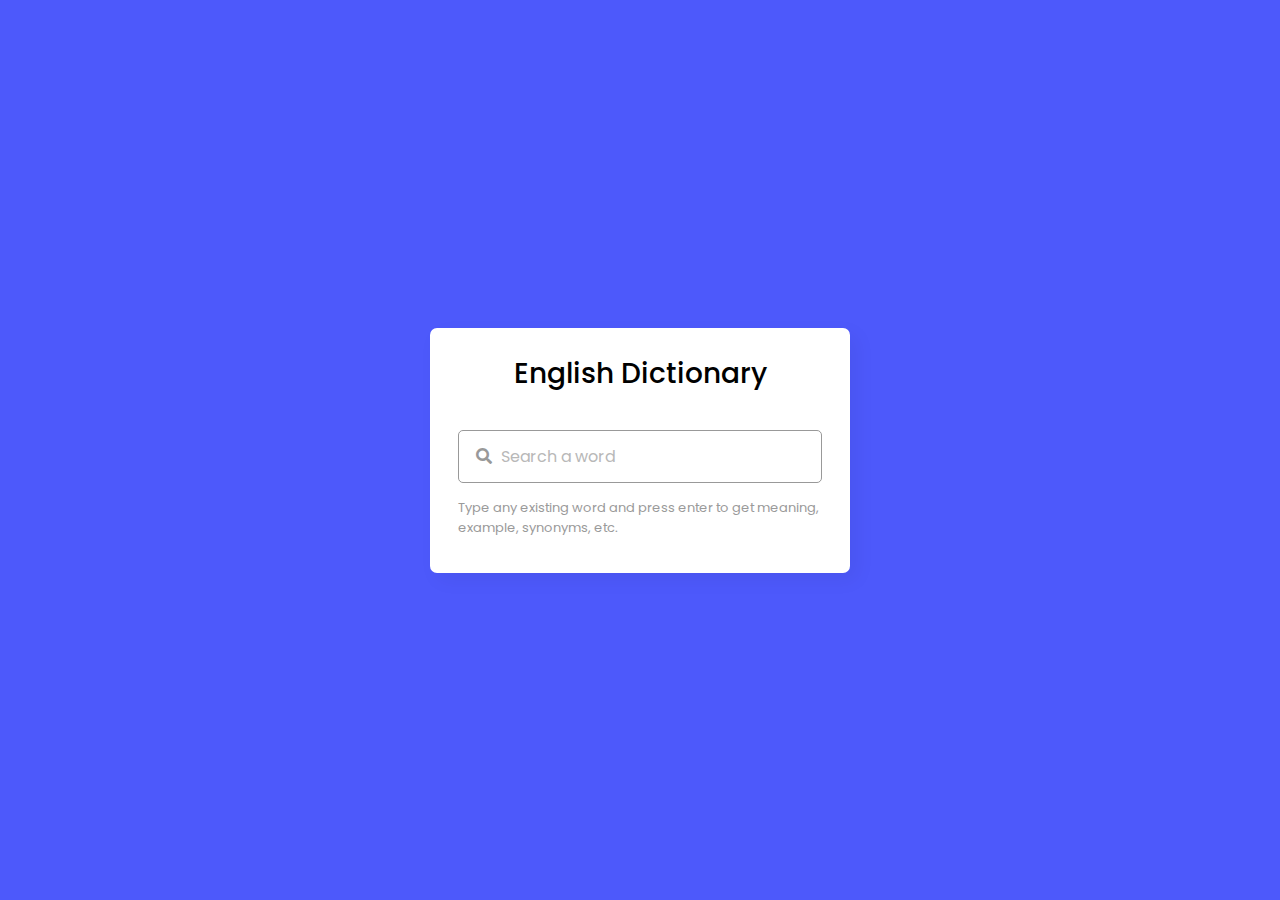
<file: Dictionay_App_By_Trax/index.html>
<!DOCTYPE html>
<html lang="en-US">
  <head>
    <meta charset="utf-8">  
    <title>Dictionary App in JavaScript</title>
    <link rel="stylesheet" href="styles.css">
    <meta name="viewport" content="width=device-width, initial-scale=1.0">
    <!-- CDN Link for Icons -->
    <link rel="stylesheet" href="https://fonts.googleapis.com/icon?family=Material+Icons">
    <link rel="stylesheet" href="https://cdnjs.cloudflare.com/ajax/libs/font-awesome/5.15.3/css/all.min.css"/>
  </head>
  <body>
    <div class="wrapper">
      <header>English Dictionary</header>
      <div class="search">
        <input type="text" placeholder="Search a word" required spellcheck="false">
        <i class="fas fa-search"></i>
        <span class="material-icons">close</span>
      </div>
      <p class="info-text">Type any existing word and press enter to get meaning, example, synonyms, etc.</p>
      <ul>
        <li class="word">
          <div class="details">
            <p>__</p>
            <span>_ _</span>
          </div>
          <i class="fas fa-volume-up"></i>
        </li>
        <div class="content">
          <li class="meaning">
            <div class="details">
              <p>Meaning</p>
              <span>___</span>
            </div>
          </li>
          <li class="example">
            <div class="details">
              <p>Example</p>
              <span>___</span>
            </div>
          </li>
          <li class="synonyms">
            <div class="details">
              <p>Synonyms</p>
              <div class="list"></div>
            </div>
          </li>
        </div>
      </ul>
    </div>

    <script src="script.js"></script>

  </body>
</html>
</file>
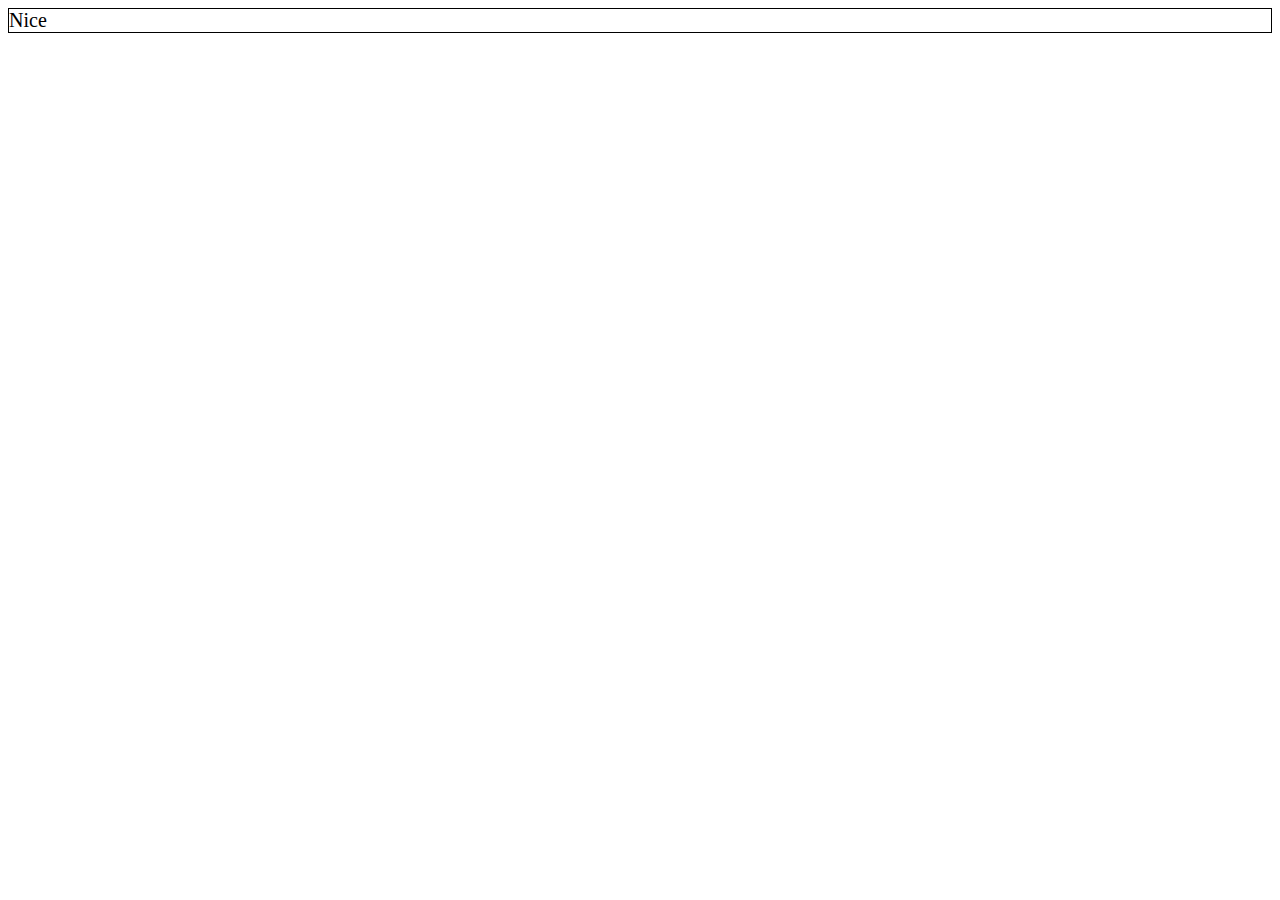
<file: Ramyak_Trax/index.html>
<!DOCTYPE html>
<html lang="en">
  <head>
    <meta charset="UTF-8">

    <meta http-equiv="X-UA-Compatible" content="IE=edge">

    <meta name="viewport" content="width=device-width, initial-scale=1">


    <!-- Bootstrap CSS -->
    <link href="https://cdn.jsdelivr.net/npm/bootstrap@5.1.2/dist/css/bootstrap.min.css" rel="stylesheet" integrity="sha384-uWxY/CJNBR+1zjPWmfnSnVxwRheevXITnMqoEIeG1LJrdI0GlVs/9cVSyPYXdcSF" crossorigin="anonymous">
    <!--  -->


    <!-- User Script -->
    <link rel="stylesheet" href="styles.css">
    <!--  -->


    <title>Bootstrap Practice for hacktoberfest</title>

  </head>
  <body>
    <main class="container">
      Nice
    </main>
  </body>
</html>
</file>
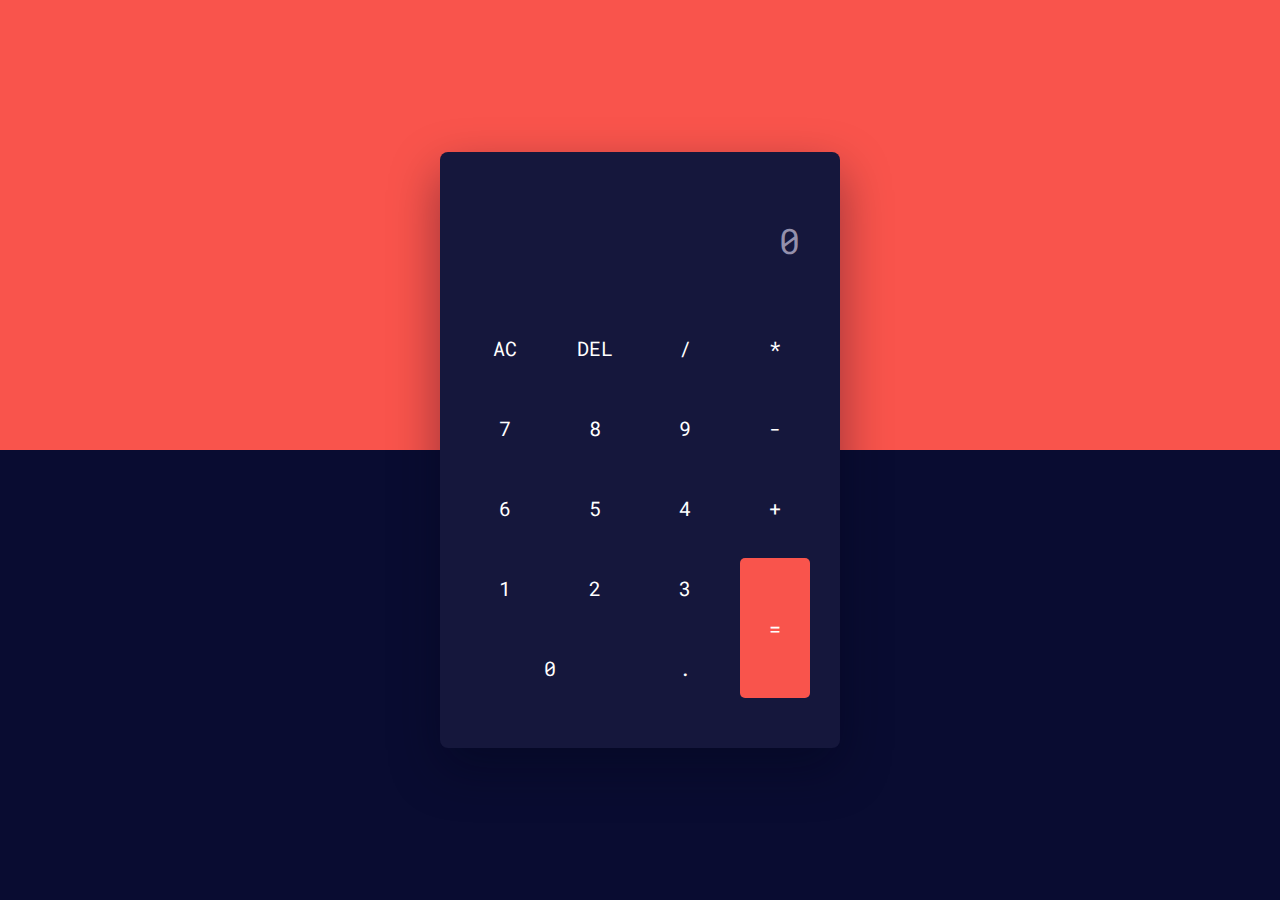
<file: Ramyak_Trax_CalculatorApp/index.html>
<!DOCTYPE html>
<html lang="en">
  <head>
    <meta charset="UTF-8">
    <meta http-equiv="X-UA-Compatible" content="IE=edge">
    <meta name="viewport" content="width=device-width, initial-scale=1.0">
    <title>Calculator using HTML, CSS and JS</title>
        <!-- Google Font -->
        <link
        href="https://fonts.googleapis.com/css2?family=Roboto+Mono:wght@500&display=swap" rel="stylesheet"/>
        <!--  -->
        <!-- Stylesheet -->
        <link rel="stylesheet" href="styles.css">
  </head>

  <body>
      <div class="calculator">
      <div class="display">
        <input type="text" placeholder="0" id="input" disabled />
      </div>
      <div class="buttons">
        <!-- Full Erase -->
        <input type="button" value="AC" id="clear" />
        <!-- Erase Single Value -->
        <input type="button" value="DEL" id="erase" />
        <input type="button" value="/" class="input-button" />
        <input type="button" value="*" class="input-button" />

        <input type="button" value="7" class="input-button" />
        <input type="button" value="8" class="input-button" />
        <input type="button" value="9" class="input-button" />
        <input type="button" value="-" class="input-button" />

        <input type="button" value="6" class="input-button" />
        <input type="button" value="5" class="input-button" />
        <input type="button" value="4" class="input-button" />
        <input type="button" value="+" class="input-button" />

        <input type="button" value="1" class="input-button" />
        <input type="button" value="2" class="input-button" />
        <input type="button" value="3" class="input-button" />

        <input type="button" value="=" id="equal" />
        <input type="button" value="0" class="input-button" />
        <input type="button" value="." class="input-button" />
      </div>
    </div>
    <!-- Script -->
    <script src="script.js"></script>
  </body>
</html>
</file>
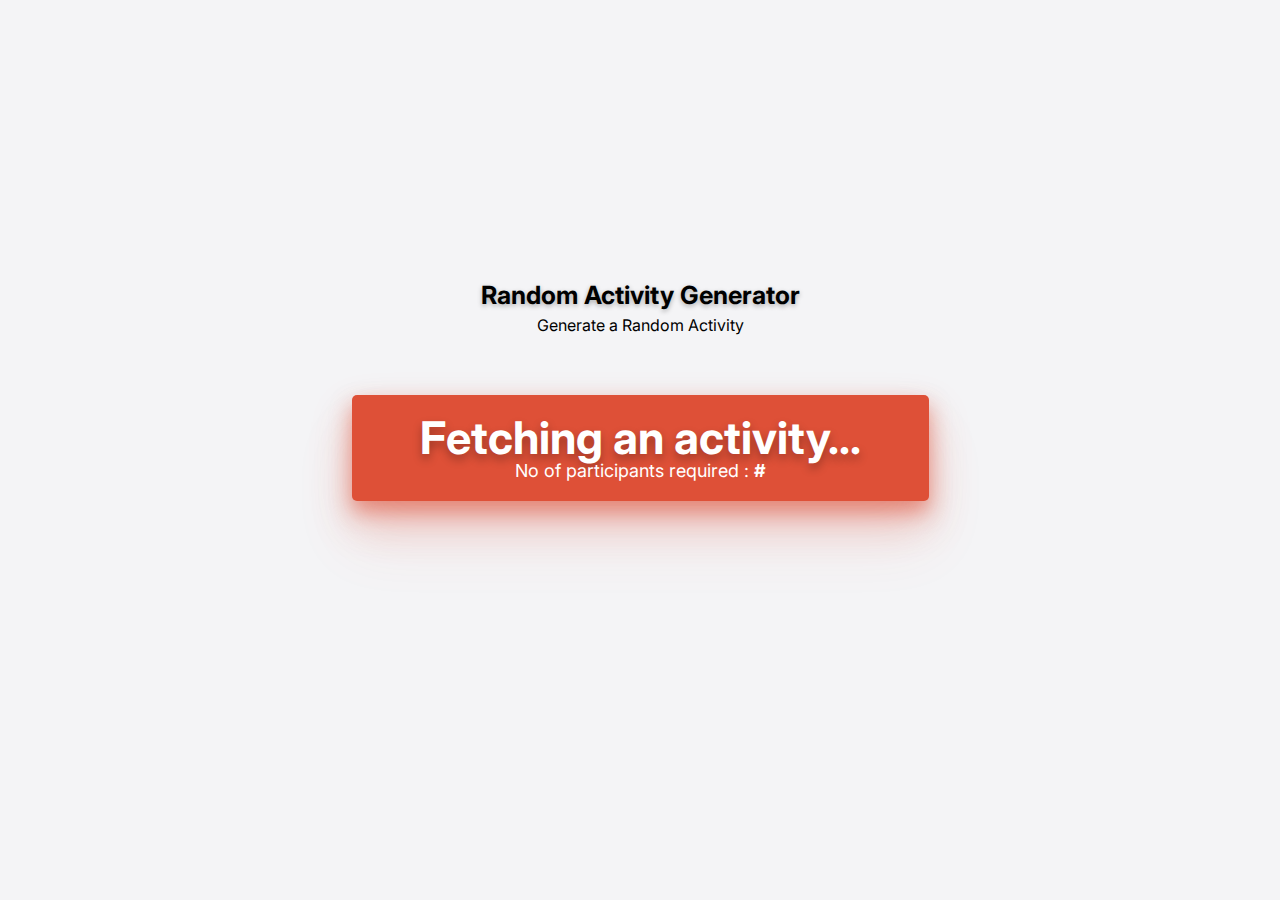
<file: RandomActivityGenerator/index.html>
<!DOCTYPE html>
<html lang="en">

<head>
    <meta charset="UTF-8">
    <meta http-equiv="X-UA-Compatible" content="IE=edge">
    <meta name="viewport" content="width=device-width, initial-scale=1.0">
    <title>Random Activity Generator</title>
    <link rel="preconnect" href="https://fonts.googleapis.com">
    <link rel="preconnect" href="https://fonts.gstatic.com" crossorigin>
    <link href="https://fonts.googleapis.com/css2?family=Inter:wght@300;700&display=swap" rel="stylesheet">

    <link rel="stylesheet" href="./css/main.css">
</head>

<body>

    <header>
        <h1>Random Activity Generator</h1>
        <p>Generate a Random Activity </p>
    </header>
    <main>
        <div class="card">
            <h1 id="activity">Fetching an activity...</h1>
            <p>No of participants required : <span id="peopleCount">#</span> </p>
        </div>
    </main>

    <script src="./js/app.js"></script>
</body>

</html>
</file>
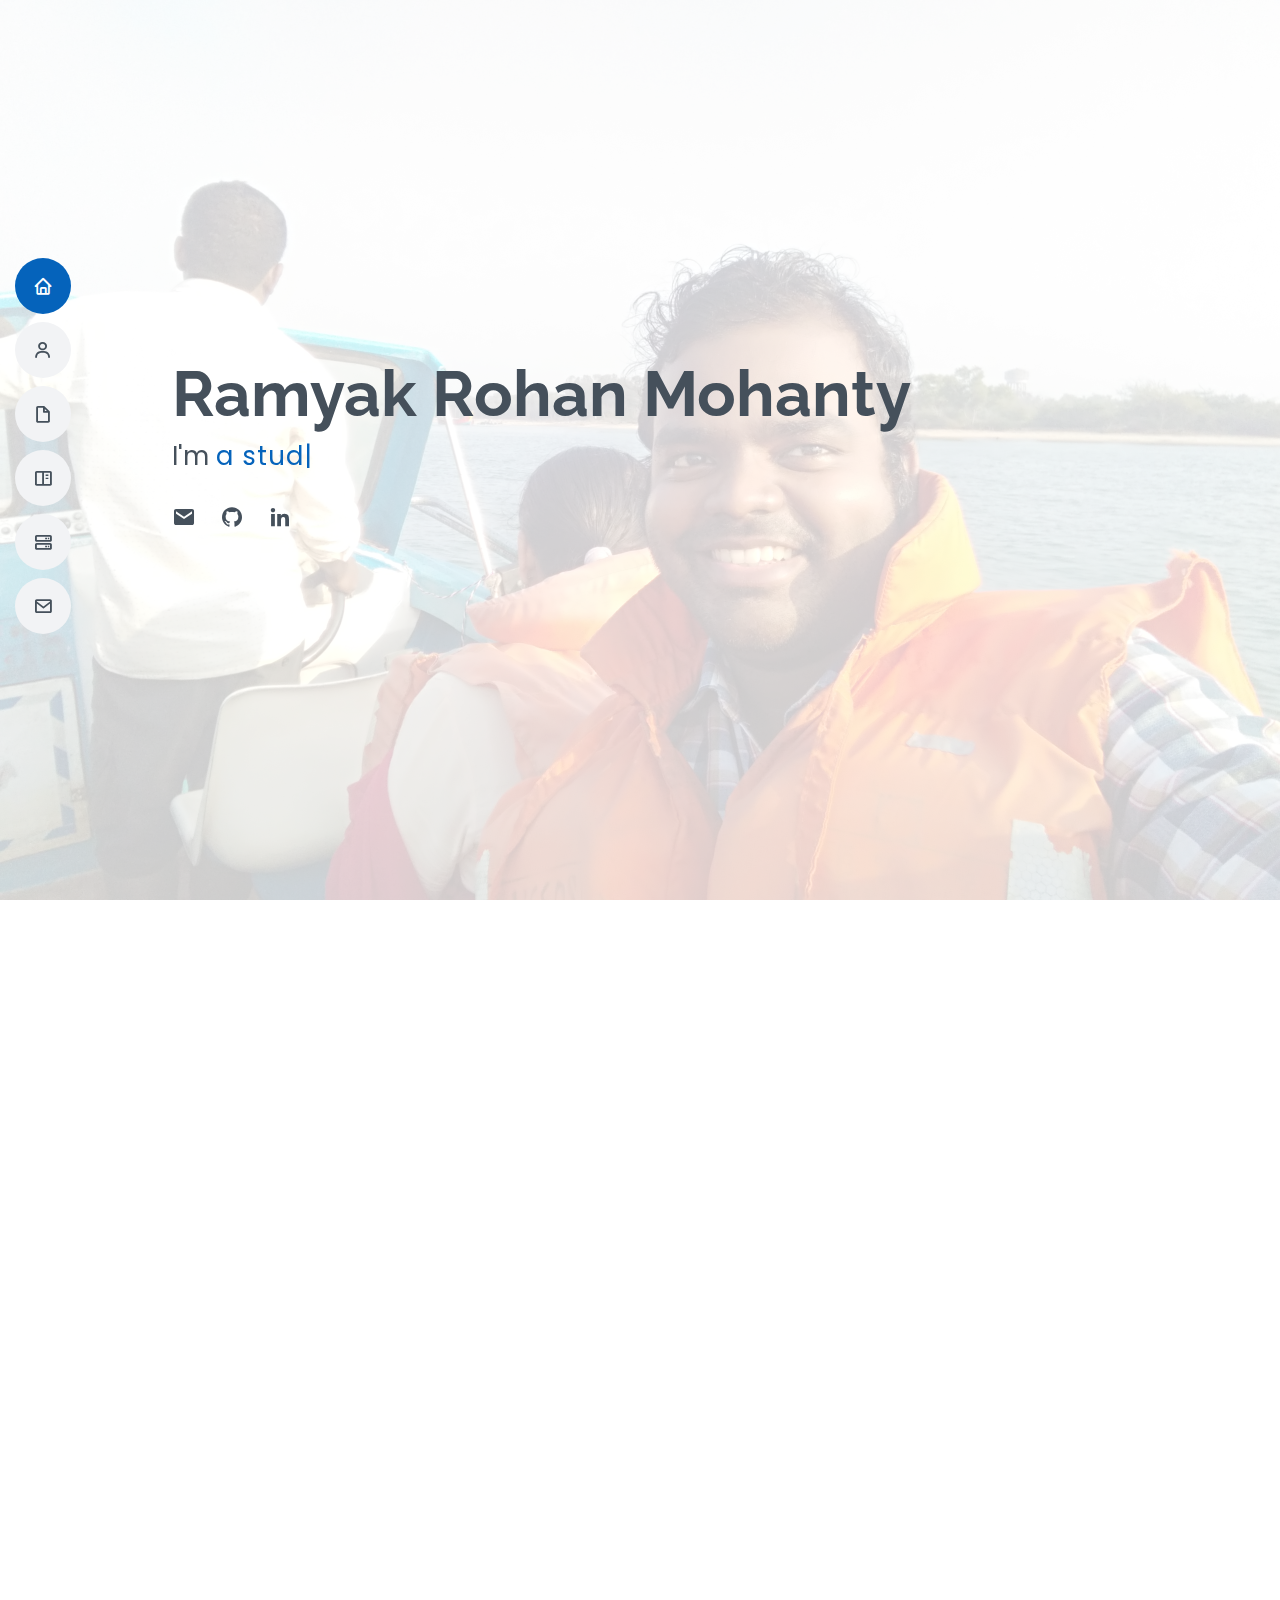
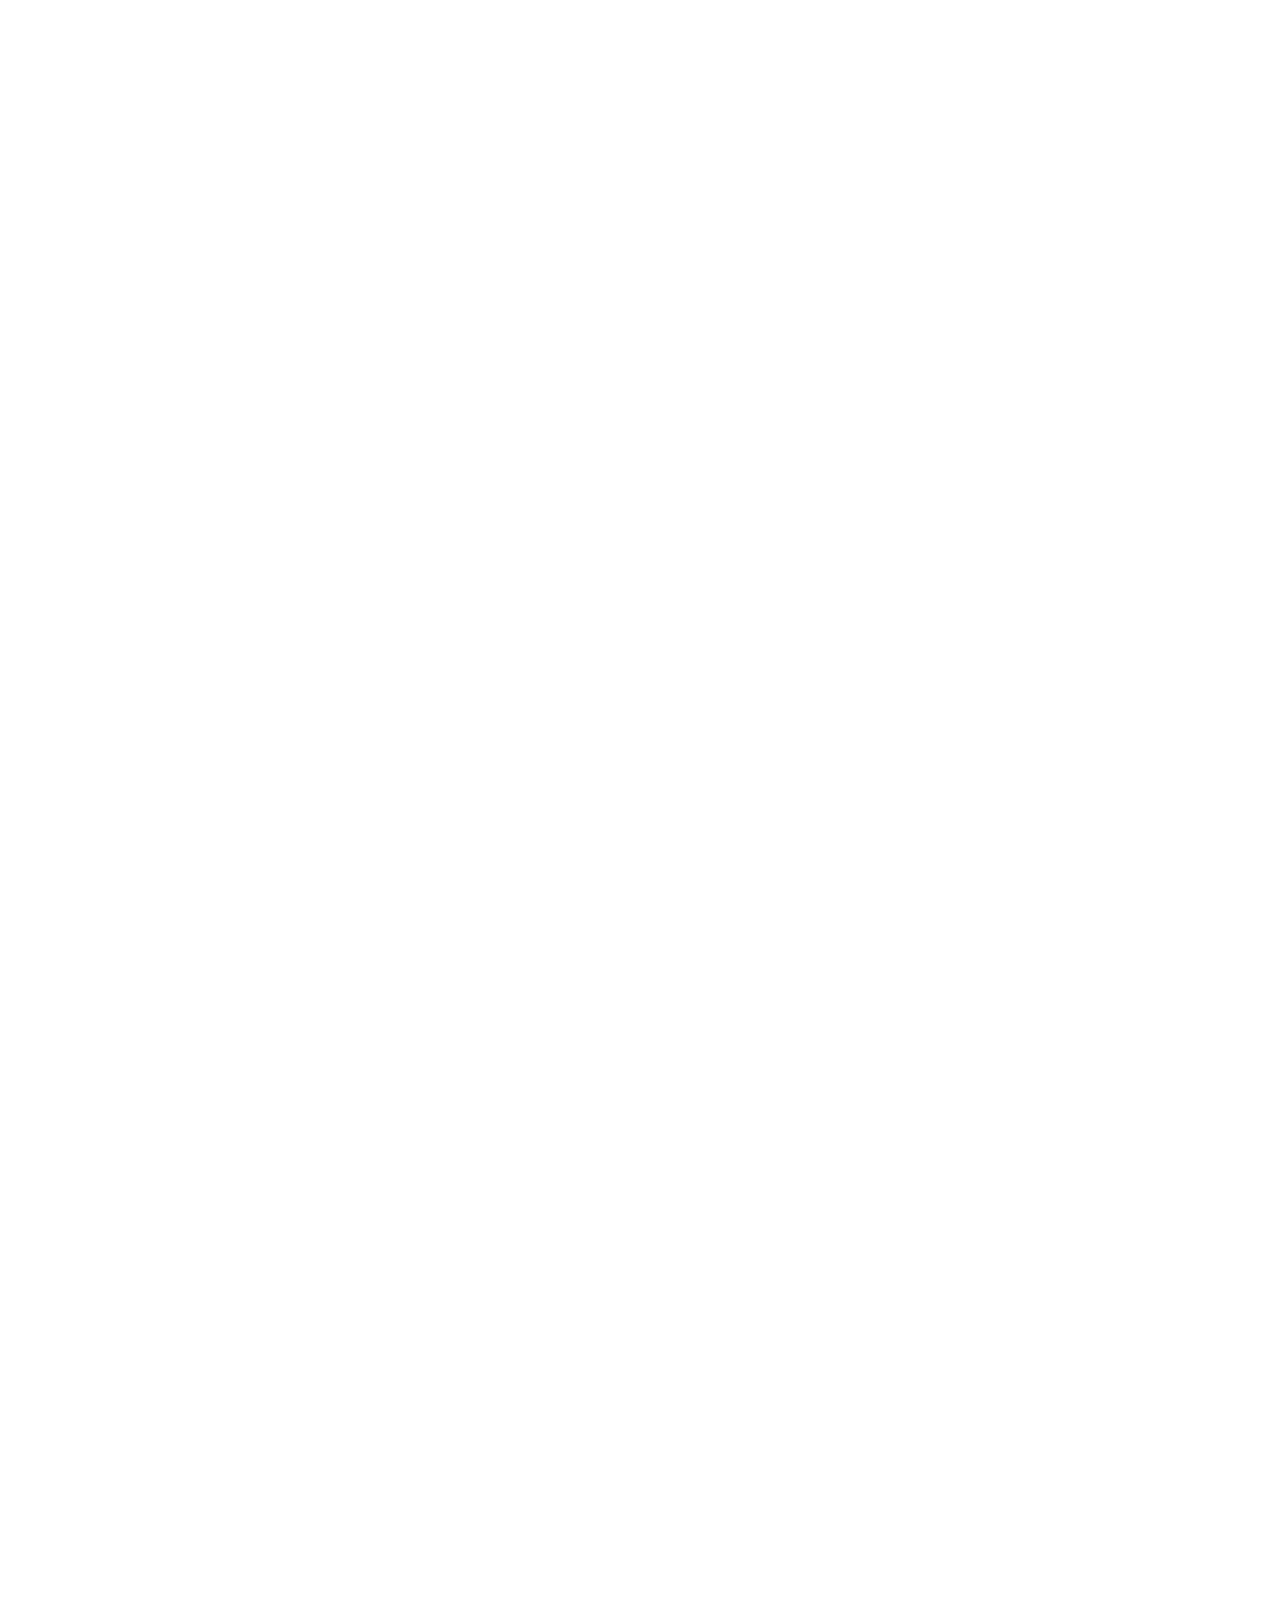
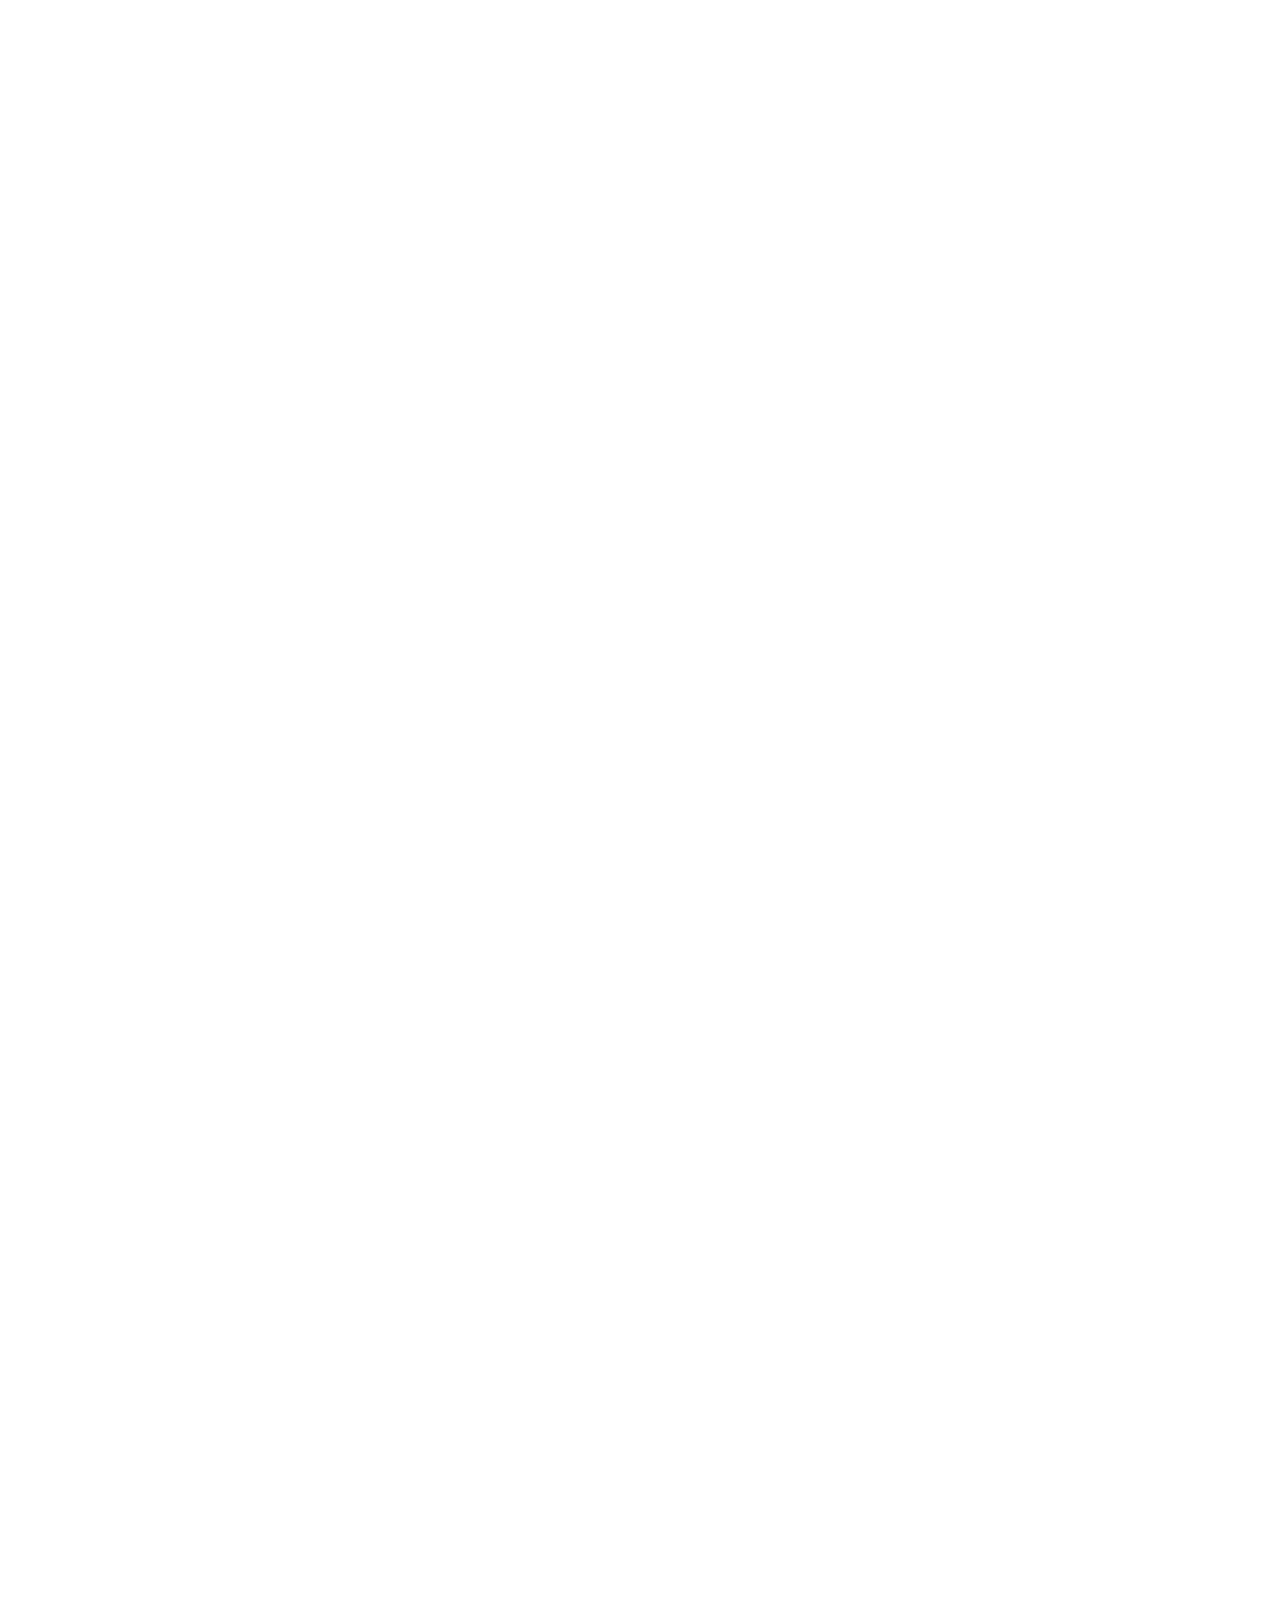
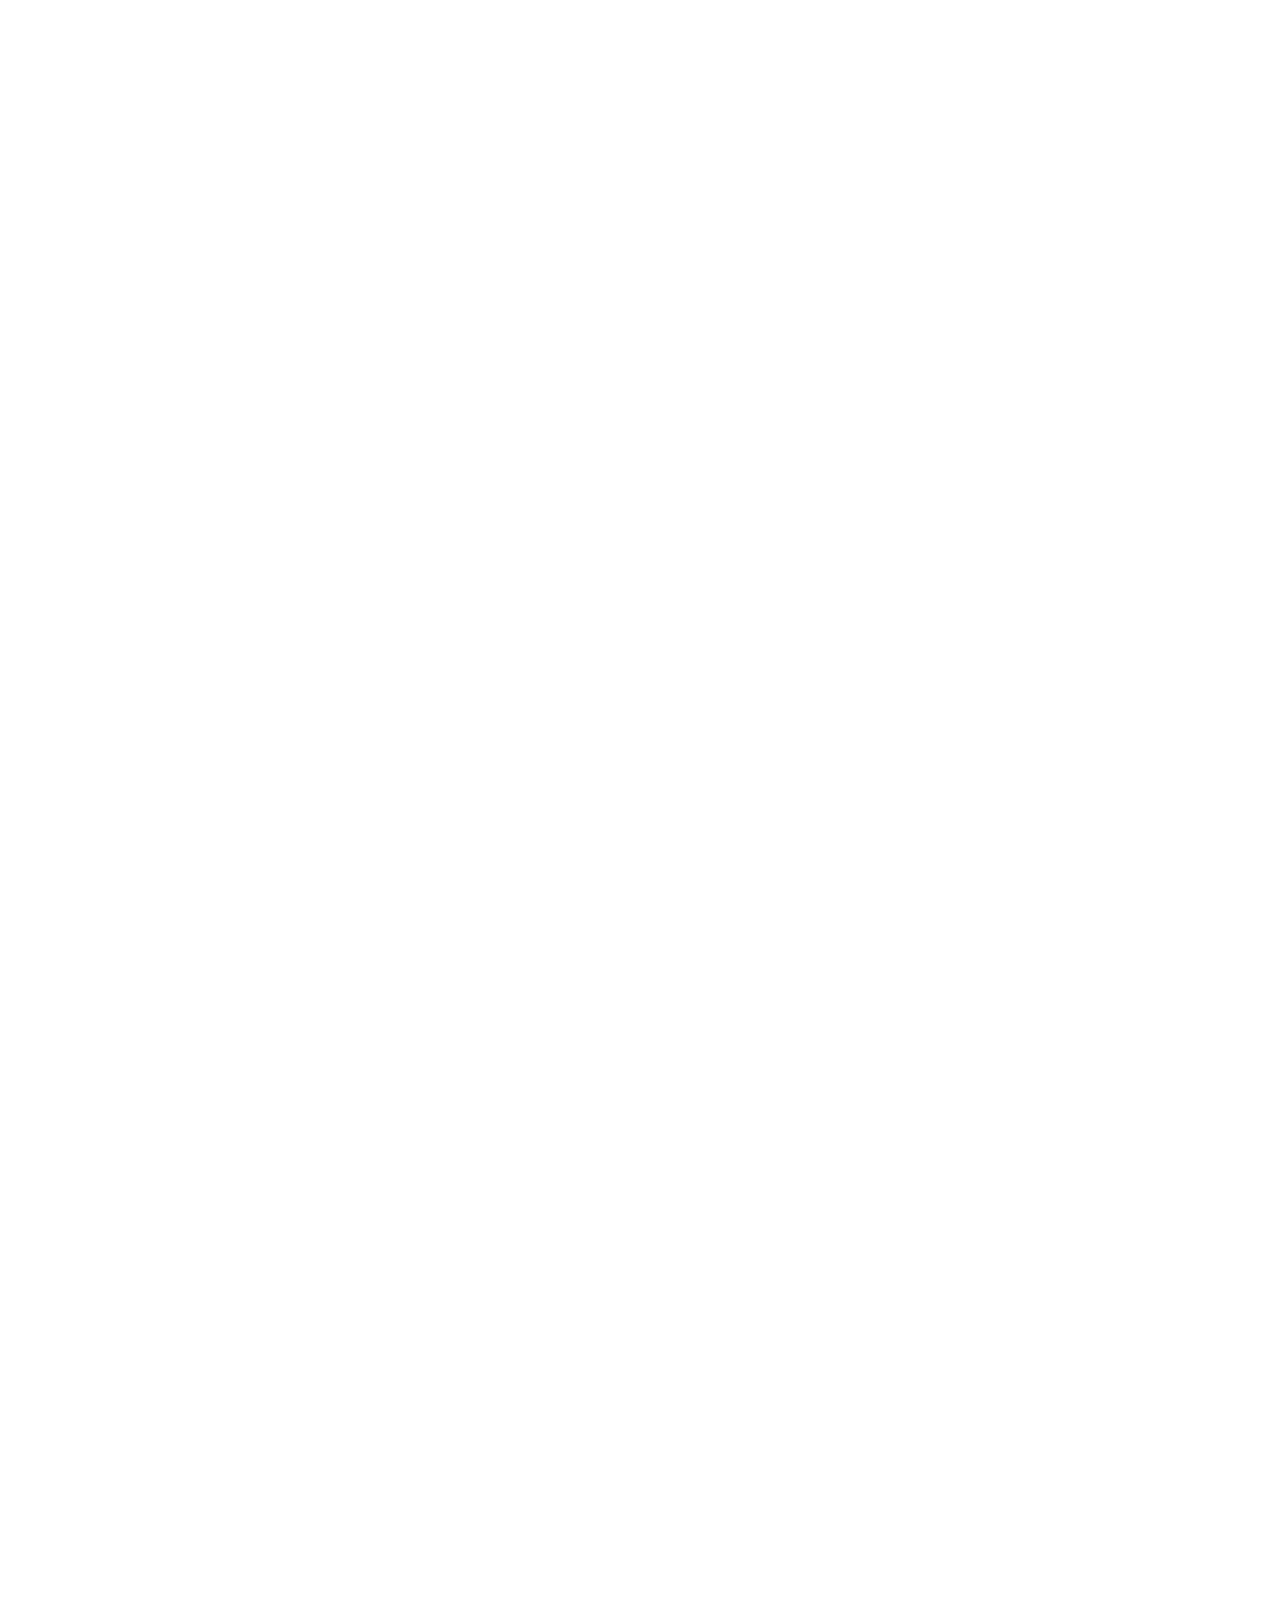
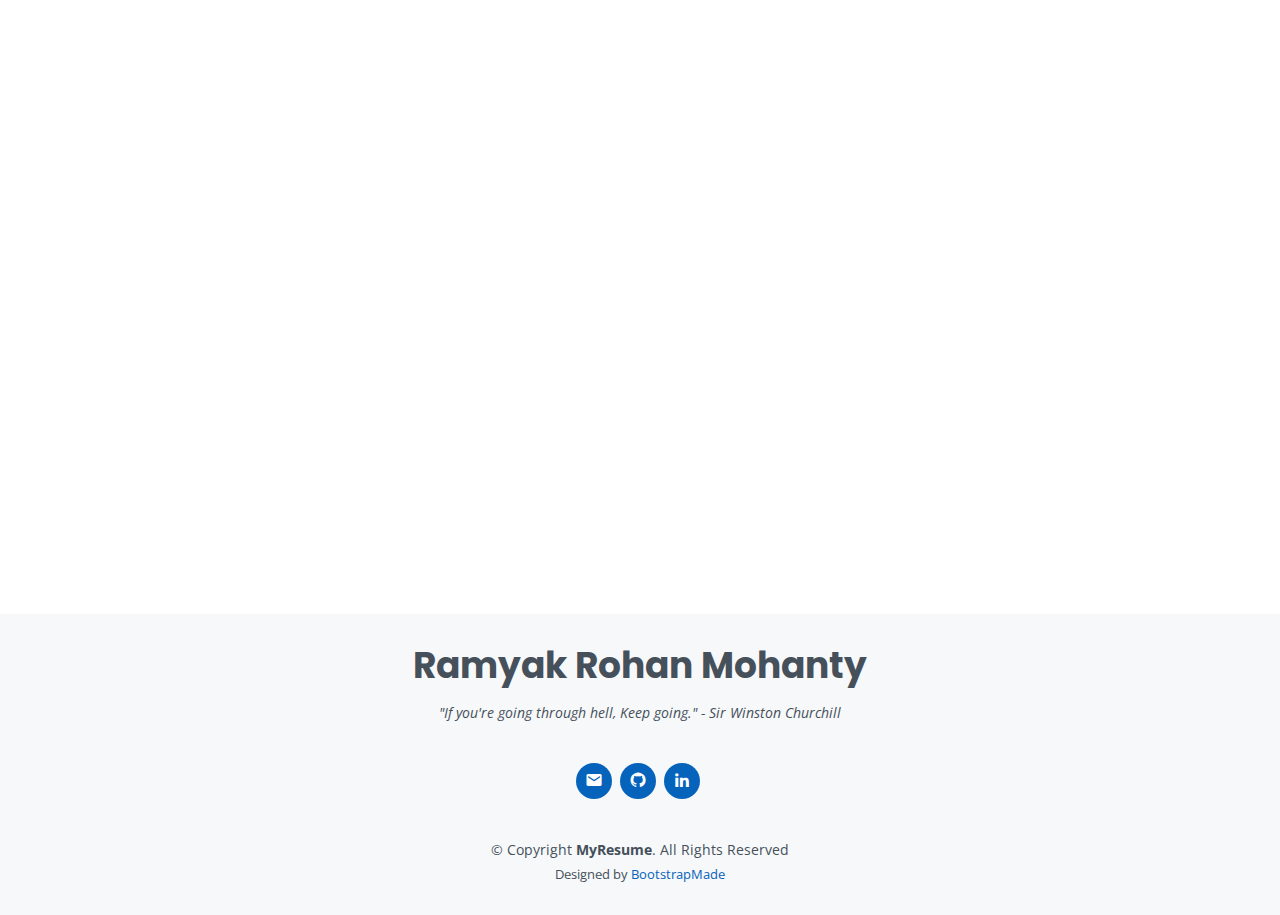
<file: Resume of Trax/index.html>
<!DOCTYPE html>
<html lang="en">

<head>
  <meta charset="utf-8">
  <meta content="width=device-width, initial-scale=1.0" name="viewport">

  <title>Ramyak's Resume</title>
  <meta content="" name="description">
  <meta content="" name="keywords">

  <!-- Favicons -->
  <link href="assets/img/favicon.png" rel="icon">
  <link href="assets/img/apple-touch-icon.png" rel="apple-touch-icon">

  <!-- Google Fonts -->
  <link href="https://fonts.googleapis.com/css?family=Open+Sans:300,300i,400,400i,600,600i,700,700i|Raleway:300,300i,400,400i,500,500i,600,600i,700,700i|Poppins:300,300i,400,400i,500,500i,600,600i,700,700i" rel="stylesheet">

  <!-- Vendor CSS Files -->
  <link href="assets/vendor/aos/aos.css" rel="stylesheet">
  <link href="assets/vendor/bootstrap/css/bootstrap.min.css" rel="stylesheet">
  <link href="assets/vendor/bootstrap-icons/bootstrap-icons.css" rel="stylesheet">
  <link href="assets/vendor/boxicons/css/boxicons.min.css" rel="stylesheet">
  <link href="assets/vendor/glightbox/css/glightbox.min.css" rel="stylesheet">
  <link href="assets/vendor/swiper/swiper-bundle.min.css" rel="stylesheet">

  <!-- Template Main CSS File -->
  <link href="assets/css/style.css" rel="stylesheet">

  <!-- =======================================================
  * Template Name: MyResume - v4.6.0
  * Template URL: https://bootstrapmade.com/free-html-bootstrap-template-my-resume/
  * Author: BootstrapMade.com
  * License: https://bootstrapmade.com/license/
  ======================================================== -->
</head>

<body>

  <!-- ======= Mobile nav toggle button ======= -->
  <!-- <button type="button" class="mobile-nav-toggle d-xl-none"><i class="bi bi-list mobile-nav-toggle"></i></button> -->
  <i class="bi bi-list mobile-nav-toggle d-xl-none"></i>
  <!-- ======= Header ======= -->
  <header id="header" class="d-flex flex-column justify-content-center">

    <nav id="navbar" class="navbar nav-menu">
      <ul>
        <li><a href="#hero" class="nav-link scrollto active"><i class="bx bx-home"></i> <span>Home</span></a></li>
        <li><a href="#about" class="nav-link scrollto"><i class="bx bx-user"></i> <span>About</span></a></li>
        <li><a href="#resume" class="nav-link scrollto"><i class="bx bx-file-blank"></i> <span>Resume</span></a></li>
        <li><a href="#portfolio" class="nav-link scrollto"><i class="bx bx-book-content"></i> <span>Portfolio</span></a></li>
        <li><a href="#services" class="nav-link scrollto"><i class="bx bx-server"></i> <span>Services</span></a></li>
        <li><a href="#contact" class="nav-link scrollto"><i class="bx bx-envelope"></i> <span>Contact</span></a></li>
      </ul>
    </nav><!-- .nav-menu -->

  </header><!-- End Header -->

  <!-- ======= Hero Section ======= -->
  <section id="hero" class="d-flex flex-column justify-content-center">
    <div class="container" data-aos="zoom-in" data-aos-delay="100">
      <h1>Ramyak Rohan Mohanty</h1>
      <p>I'm <span class="typed" data-typed-items="a student, an aspiring Web Developer, and a Bibliophile"></span></p>
      <div class="social-links">
        <a href="mailto: ramyakrohanmohanty@gmail.com" class="mail"><i class='bx bxs-envelope'></i></a>
        <a href="https://github.com/TheInspiredConjurer" target="_blank" class="github"><i class='bx bxl-github'></i></a>
        <a href="https://www.linkedin.com/in/rrm1995/" target="_blank" class="linkedin"><i class="bx bxl-linkedin"></i></a>
      </div>
    </div>
  </section><!-- End Hero -->

  <main id="main">

    <!-- ======= About Section ======= -->
    <section id="about" class="about">
      <div class="container" data-aos="fade-up">

        <div class="section-title">
          <h2>About</h2>
          <p>Self-driven, passionate and motivated web-development learner with an interest in Full-Stack Development.</p>
        </div>

        <div class="row">
          <div class="col-lg-4">
            <img src="assets/img/me2.jpg" class="img-fluid" alt="profile image" width="600" height="600">
          </div>
          <div class="col-lg-8 pt-4 pt-lg-0 content">
            <h3>Web Developer.</h3>
            <p class="fst-italic">
              &nbsp;
            </p>
            <div class="row">
              <div class="col-lg-6">
                <ul>
                  <li><i class="bi bi-chevron-right"></i> <strong>Birthday:</strong> <span>-N/A-</span></li>
                  <li><i class="bi bi-chevron-right"></i> <strong>Website:</strong> <span>-N/A-</span></li>
                  <li><i class="bi bi-chevron-right"></i> <strong>Phone:</strong> <span>-N/A-</span></li>
                  <li><i class="bi bi-chevron-right"></i> <strong>City:</strong> <span>Cuttack</span></li>
                </ul>
              </div>
              <div class="col-lg-6">
                <ul>
                  <li><i class="bi bi-chevron-right"></i> <strong>Age:</strong> <span>26</span></li>
                  <li><i class="bi bi-chevron-right"></i> <strong>Degree:</strong> <span>Masters in Computer Applications</span></li>
                  <li><i class="bi bi-chevron-right"></i> <strong>Email:</strong> <span>ramyakrohanmohanty@gmail.com</span></li>
                  <li><i class="bi bi-chevron-right"></i> <strong>Freelance:</strong> <span>Available</span></li>
                </ul>
              </div>
            </div>
            <p>
              &nbsp;
            </p>
          </div>
        </div>

      </div>
    </section><!-- End About Section -->

    <!-- ======= Facts Section ======= -->
    <section id="facts" class="facts">
      <div class="container" data-aos="fade-up">

        <div class="section-title">
          <h2>Random Facts</h2>
          <p>By 2022, the total task hours completed by humans will drop by 13%.</p>
        </div>

        <div class="row">

          <div class="col-lg-3 col-md-6">
            <div class="count-box">
              <i class="bi bi-emoji-smile"></i>
              <span data-purecounter-start="0" data-purecounter-end="26" data-purecounter-duration="1" class="purecounter"></span>
              <p>Muscles are used<br>when smiling</p>
            </div>
          </div>

          <div class="col-lg-3 col-md-6 mt-5 mt-md-0">
            <div class="count-box">
              <i class="bi bi-journal-richtext"></i>
              <span data-purecounter-start="0" data-purecounter-end="2" data-purecounter-duration="1" class="purecounter"></span>
              <p>Trillion galaxies are<br>present in the universe </p>
            </div>
          </div>

          <div class="col-lg-3 col-md-6 mt-5 mt-lg-0">
            <div class="count-box">
              <i class="bi bi-headset"></i>
              <span data-purecounter-start="0" data-purecounter-end="7" data-purecounter-duration="1" class="purecounter"></span>
              <p>Hours of sleep are needed,<br>by an adult per night</p>
            </div>
          </div>

          <div class="col-lg-3 col-md-6 mt-5 mt-lg-0">
            <div class="count-box">
              <i class="bi bi-award"></i>
              <span data-purecounter-start="0" data-purecounter-end="26" data-purecounter-duration="1" class="purecounter"></span>
              <p>is the number of letters in the English Alphabet</p>
            </div>
          </div>

        </div>

      </div>
    </section><!-- End Facts Section -->

    <!-- ======= Skills Section ======= -->
    <section id="skills" class="skills section-bg">
      <div class="container" data-aos="fade-up">

        <div class="section-title">
          <h2>Skills</h2>
          <p>Following is my skillset which allows me to work on diverse projects ranging from full-fledged, production-ready websites to robust and<br>highly-scalable Web Apps</p>
        </div>

        <div class="row skills-content">

          <div class="col-lg-6">

            <div class="progress">
              <span class="skill">HTML <i class="val">60%</i></span>
              <div class="progress-bar-wrap">
                <div class="progress-bar" role="progressbar" aria-valuenow="60" aria-valuemin="0" aria-valuemax="100"></div>
              </div>
            </div>

            <div class="progress">
              <span class="skill">CSS <i class="val">60%</i></span>
              <div class="progress-bar-wrap">
                <div class="progress-bar" role="progressbar" aria-valuenow="60" aria-valuemin="0" aria-valuemax="100"></div>
              </div>
            </div>

            <div class="progress">
              <span class="skill">JavaScript <i class="val">50%</i></span>
              <div class="progress-bar-wrap">
                <div class="progress-bar" role="progressbar" aria-valuenow="50" aria-valuemin="0" aria-valuemax="100"></div>
              </div>
            </div>

          </div>

          <div class="col-lg-6">

            <div class="progress">
              <span class="skill">PHP <i class="val">30%</i></span>
              <div class="progress-bar-wrap">
                <div class="progress-bar" role="progressbar" aria-valuenow="30" aria-valuemin="0" aria-valuemax="100"></div>
              </div>
            </div>

            <div class="progress">
              <span class="skill">Python <i class="val">20%</i></span>
              <div class="progress-bar-wrap">
                <div class="progress-bar" role="progressbar" aria-valuenow="20" aria-valuemin="0" aria-valuemax="100"></div>
              </div>
            </div>

            <div class="progress">
              <span class="skill">Photoshop <i class="val">90%</i></span>
              <div class="progress-bar-wrap">
                <div class="progress-bar" role="progressbar" aria-valuenow="90" aria-valuemin="0" aria-valuemax="100"></div>
              </div>
            </div>

          </div>

        </div>

      </div>
    </section><!-- End Skills Section -->

    <!-- ======= Resume Section ======= -->
    <section id="resume" class="resume">
      <div class="container" data-aos="fade-up">

        <div class="section-title">
          <h2>Résumé</h2>
          <p>Here is my Résumé, which lets you know about me.</p>
        </div>

        <div class="row">
          <div class="col-lg-6">
            <h3 class="resume-title">Summary</h3>
            <div class="resume-item pb-0">
              <h4>Ramyak Rohan Mohanty</h4>
              <p><em>Innovative and deadline-driven Web Developer, developing user-centered and scalable websites from initial concept to the final product.</em></p>
              <ul>
                <li>India</li>
                <li>(+91) xxxxx-xxxxx</li>
                <li>some-email@gmail.com</li>
              </ul>
            </div>

            <h3 class="resume-title">Education</h3>
            <div class="resume-item">
              <h4>Masters in Computer Applications</h4>
              <h5>2019 - Present</h5>
              <p><em>(Some University), East India</em></p>
              <p>2-time semester topper with a SGPA of 9.8 and 9.3 respectively; delivered a speech on Bootstrap as well as developed a project in HTML5 and CSS3, being awarded 'O' grade for both.</p>
            </div>
            <div class="resume-item">
              <h4>Bachelor of Science</h4>
              <h5>2015 - 2018</h5>
              <p><em>(Some other University), East India</em></p>
              <p>Graduated with 1st class honours in Zoology.</p>
            </div>
          </div>
          <div class="col-lg-6">
            <h3 class="resume-title">AWARDS AND ACHIEVEMENTS</h3>
            <div class="resume-item">
              <h4>NATIONAL TALENT SEARCH EXAMINATION</h4>
              <h5>2006</h5>
              <ul>
                <li>Awarded State Rank 3 with cash prize of Rs. 1000/-</li>
              </ul>
            </div>
            <!-- <div class="resume-item">
              <h4>Graphic design specialist</h4>
              <h5>2017 - 2018</h5>
              <p><em>Stepping Stone Advertising, New York, NY</em></p>
              <ul>
                <li>Developed numerous marketing programs (logos, brochures,infographics, presentations, and advertisements).</li>
                <li>Managed up to 5 projects or tasks at a given time while under pressure</li>
                <li>Recommended and consulted with clients on the most appropriate graphic design</li>
                <li>Created 4+ design presentations and proposals a month for clients and account managers</li>
              </ul>
            </div> -->
          </div>
        </div>

      </div>
    </section><!-- End Resume Section -->

    <!-- ======= Portfolio Section ======= -->
    <section id="portfolio" class="portfolio section-bg">
      <div class="container" data-aos="fade-up">

        <div class="section-title">
          <h2>Portfolio</h2>
          <p>Here are some of the projects that I have worked upon.</p>
        </div>

        <div class="row">
          <div class="col-lg-12 d-flex justify-content-center" data-aos="fade-up" data-aos-delay="100">
            <ul id="portfolio-flters">
              <li data-filter="*" class="filter-active">All</li>
              <li data-filter=".filter-app">App</li>
              <li data-filter=".filter-card">Card</li>
              <li data-filter=".filter-web">Web</li>
            </ul>
          </div>
        </div>

        <div class="row portfolio-container" data-aos="fade-up" data-aos-delay="200">

          <div class="col-lg-4 col-md-6 portfolio-item filter-app">
            <div class="portfolio-wrap">
              <img src="assets/img/portfolio/portfolio-1.jpg" class="img-fluid" alt="">
              <div class="portfolio-info">
                <h4>App 1</h4>
                <p>App</p>
                <div class="portfolio-links">
                  <a href="assets/img/portfolio/portfolio-1.jpg" data-gallery="portfolioGallery" class="portfolio-lightbox" title="App 1"><i class="bx bx-plus"></i></a>
                  <a href="portfolio-details.html" class="portfolio-details-lightbox" data-glightbox="type: external" title="Portfolio Details"><i class="bx bx-link"></i></a>
                </div>
              </div>
            </div>
          </div>

          <div class="col-lg-4 col-md-6 portfolio-item filter-web">
            <div class="portfolio-wrap">
              <img src="assets/img/portfolio/portfolio-2.jpg" class="img-fluid" alt="">
              <div class="portfolio-info">
                <h4>Web 3</h4>
                <p>Web</p>
                <div class="portfolio-links">
                  <a href="assets/img/portfolio/portfolio-2.jpg" data-gallery="portfolioGallery" class="portfolio-lightbox" title="Web 3"><i class="bx bx-plus"></i></a>
                  <a href="portfolio-details.html" class="portfolio-details-lightbox" data-glightbox="type: external" title="Portfolio Details"><i class="bx bx-link"></i></a>
                </div>
              </div>
            </div>
          </div>

          <div class="col-lg-4 col-md-6 portfolio-item filter-app">
            <div class="portfolio-wrap">
              <img src="assets/img/portfolio/portfolio-3.jpg" class="img-fluid" alt="">
              <div class="portfolio-info">
                <h4>App 2</h4>
                <p>App</p>
                <div class="portfolio-links">
                  <a href="assets/img/portfolio/portfolio-3.jpg" data-gallery="portfolioGallery" class="portfolio-lightbox" title="App 2"><i class="bx bx-plus"></i></a>
                  <a href="portfolio-details.html" class="portfolio-details-lightbox" data-glightbox="type: external" title="Portfolio Details"><i class="bx bx-link"></i></a>
                </div>
              </div>
            </div>
          </div>

          <div class="col-lg-4 col-md-6 portfolio-item filter-card">
            <div class="portfolio-wrap">
              <img src="assets/img/portfolio/portfolio-4.jpg" class="img-fluid" alt="">
              <div class="portfolio-info">
                <h4>Card 2</h4>
                <p>Card</p>
                <div class="portfolio-links">
                  <a href="assets/img/portfolio/portfolio-4.jpg" data-gallery="portfolioGallery" class="portfolio-lightbox" title="Card 2"><i class="bx bx-plus"></i></a>
                  <a href="portfolio-details.html" class="portfolio-details-lightbox" data-glightbox="type: external" title="Portfolio Details"><i class="bx bx-link"></i></a>
                </div>
              </div>
            </div>
          </div>

          <div class="col-lg-4 col-md-6 portfolio-item filter-web">
            <div class="portfolio-wrap">
              <img src="assets/img/portfolio/portfolio-5.jpg" class="img-fluid" alt="">
              <div class="portfolio-info">
                <h4>Web 2</h4>
                <p>Web</p>
                <div class="portfolio-links">
                  <a href="assets/img/portfolio/portfolio-5.jpg" data-gallery="portfolioGallery" class="portfolio-lightbox" title="Web 2"><i class="bx bx-plus"></i></a>
                  <a href="portfolio-details.html" class="portfolio-details-lightbox" data-glightbox="type: external" title="Portfolio Details"><i class="bx bx-link"></i></a>
                </div>
              </div>
            </div>
          </div>

          <div class="col-lg-4 col-md-6 portfolio-item filter-app">
            <div class="portfolio-wrap">
              <img src="assets/img/portfolio/portfolio-6.jpg" class="img-fluid" alt="">
              <div class="portfolio-info">
                <h4>App 3</h4>
                <p>App</p>
                <div class="portfolio-links">
                  <a href="assets/img/portfolio/portfolio-6.jpg" data-gallery="portfolioGallery" class="portfolio-lightbox" title="App 3"><i class="bx bx-plus"></i></a>
                  <a href="portfolio-details.html" class="portfolio-details-lightbox" data-glightbox="type: external" title="Portfolio Details"><i class="bx bx-link"></i></a>
                </div>
              </div>
            </div>
          </div>

          <div class="col-lg-4 col-md-6 portfolio-item filter-card">
            <div class="portfolio-wrap">
              <img src="assets/img/portfolio/portfolio-7.jpg" class="img-fluid" alt="">
              <div class="portfolio-info">
                <h4>Card 1</h4>
                <p>Card</p>
                <div class="portfolio-links">
                  <a href="assets/img/portfolio/portfolio-7.jpg" data-gallery="portfolioGallery" class="portfolio-lightbox" title="Card 1"><i class="bx bx-plus"></i></a>
                  <a href="portfolio-details.html" class="portfolio-details-lightbox" data-glightbox="type: external" title="Portfolio Details"><i class="bx bx-link"></i></a>
                </div>
              </div>
            </div>
          </div>

          <div class="col-lg-4 col-md-6 portfolio-item filter-card">
            <div class="portfolio-wrap">
              <img src="assets/img/portfolio/portfolio-8.jpg" class="img-fluid" alt="">
              <div class="portfolio-info">
                <h4>Card 3</h4>
                <p>Card</p>
                <div class="portfolio-links">
                  <a href="assets/img/portfolio/portfolio-8.jpg" data-gallery="portfolioGallery" class="portfolio-lightbox" title="Card 3"><i class="bx bx-plus"></i></a>
                  <a href="portfolio-details.html" class="portfolio-details-lightbox" data-glightbox="type: external" title="Portfolio Details"><i class="bx bx-link"></i></a>
                </div>
              </div>
            </div>
          </div>

          <div class="col-lg-4 col-md-6 portfolio-item filter-web">
            <div class="portfolio-wrap">
              <img src="assets/img/portfolio/portfolio-9.jpg" class="img-fluid" alt="">
              <div class="portfolio-info">
                <h4>Web 3</h4>
                <p>Web</p>
                <div class="portfolio-links">
                  <a href="assets/img/portfolio/portfolio-9.jpg" data-gallery="portfolioGallery" class="portfolio-lightbox" title="Web 3"><i class="bx bx-plus"></i></a>
                  <a href="portfolio-details.html" class="portfolio-details-lightbox" data-glightbox="type: external" title="Portfolio Details"><i class="bx bx-link"></i></a>
                </div>
              </div>
            </div>
          </div>

        </div>

      </div>
    </section><!-- End Portfolio Section -->

    <!-- ======= Services Section ======= -->
    <section id="services" class="services">
      <div class="container" data-aos="fade-up">

        <div class="section-title">
          <h2>Services</h2>
          <p>I offer the following services to my clients. All services come with 0% maintenance fees and are responsive, robust and highly-scalable.</p>
        </div>

        <div class="row">

          <div class="col-lg-4 col-md-6 d-flex align-items-stretch" data-aos="zoom-in" data-aos-delay="100">
            <div class="icon-box iconbox-blue">
              <div class="icon">
                <svg width="100" height="100" viewBox="0 0 600 600" xmlns="http://www.w3.org/2000/svg">
                  <path stroke="none" stroke-width="0" fill="#f5f5f5" d="M300,521.0016835830174C376.1290562159157,517.8887921683347,466.0731472004068,529.7835943286574,510.70327084640275,468.03025145048787C554.3714126377745,407.6079735673963,508.03601936045806,328.9844924480964,491.2728898941984,256.3432110539036C474.5976632858925,184.082847569629,479.9380746630129,96.60480741107993,416.23090153303,58.64404602377083C348.86323505073057,18.502131276798302,261.93793281208167,40.57373210992963,193.5410806939664,78.93577620505333C130.42746243093433,114.334589627462,98.30271207620316,179.96522072025542,76.75703585869454,249.04625023123273C51.97151888228291,328.5150500222984,13.704378332031375,421.85034740162234,66.52175969318436,486.19268352777647C119.04800174914682,550.1803526380478,217.28368757567262,524.383925680826,300,521.0016835830174"></path>
                </svg>
                <i class="bx bxl-dribbble"></i>
              </div>
              <h4><a href="">SOMA</a></h4>
              <p>SOMA (Soccer Online Managing App) is an online app which helps Soccer managers keep track of their teams' matches, the status of their players as well as their salary.
              </p>
            </div>
          </div>

          <div class="col-lg-4 col-md-6 d-flex align-items-stretch mt-4 mt-md-0" data-aos="zoom-in" data-aos-delay="200">
            <div class="icon-box iconbox-orange ">
              <div class="icon">
                <svg width="100" height="100" viewBox="0 0 600 600" xmlns="http://www.w3.org/2000/svg">
                  <path stroke="none" stroke-width="0" fill="#f5f5f5" d="M300,582.0697525312426C382.5290701553225,586.8405444964366,449.9789794690241,525.3245884688669,502.5850820975895,461.55621195738473C556.606425686781,396.0723002908107,615.8543463187945,314.28637112970534,586.6730223649479,234.56875336149918C558.9533121215079,158.8439757836574,454.9685369536778,164.00468322053177,381.49747125262974,130.76875717737553C312.15926192815925,99.40240125094834,248.97055460311594,18.661163978235184,179.8680185752513,50.54337015887873C110.5421016452524,82.52863877960104,119.82277516462835,180.83849132639028,109.12597500060166,256.43424936330496C100.08760227029461,320.3096726198365,92.17705696193138,384.0621239912766,124.79988738764834,439.7174275375508C164.83382741302287,508.01625554203684,220.96474134820875,577.5009287672846,300,582.0697525312426"></path>
                </svg>
                <i class="bx bx-file"></i>
              </div>
              <h4><a href="">DocuSpark</a></h4>
              <p>DocuSpark is an online doument-creating tool which lets users create easy-to-use and cross-compatible documents fast.</p>
            </div>
          </div>

          <div class="col-lg-4 col-md-6 d-flex align-items-stretch mt-4 mt-lg-0" data-aos="zoom-in" data-aos-delay="300">
            <div class="icon-box iconbox-pink">
              <div class="icon">
                <svg width="100" height="100" viewBox="0 0 600 600" xmlns="http://www.w3.org/2000/svg">
                  <path stroke="none" stroke-width="0" fill="#f5f5f5" d="M300,541.5067337569781C382.14930387511276,545.0595476570109,479.8736841581634,548.3450877840088,526.4010558755058,480.5488172755941C571.5218469581645,414.80211281144784,517.5187510058486,332.0715597781072,496.52539010469104,255.14436215662573C477.37192572678356,184.95920475031193,473.57363656557914,105.61284051026155,413.0603344069578,65.22779650032875C343.27470386102294,18.654635553484475,251.2091493199835,5.337323636656869,175.0934190732945,40.62881213300186C97.87086631185822,76.43348514350839,51.98124368387456,156.15599469081315,36.44837278890362,239.84606092416172C21.716077023791087,319.22268207091537,43.775223500013084,401.1760424656574,96.891909868211,461.97329694683043C147.22146801428983,519.5804099606455,223.5754009179313,538.201503339737,300,541.5067337569781"></path>
                </svg>
                <i class="bx bx-tachometer"></i>
              </div>
              <h4><a href="">Speedomit</a></h4>
              <p>Speedomit is an online speed-tracking app that tracks the speed at which a particular vehicle is driving.</p>
            </div>
          </div>

          <div class="col-lg-4 col-md-6 d-flex align-items-stretch mt-4" data-aos="zoom-in" data-aos-delay="100">
            <div class="icon-box iconbox-yellow">
              <div class="icon">
                <svg width="100" height="100" viewBox="0 0 600 600" xmlns="http://www.w3.org/2000/svg">
                  <path stroke="none" stroke-width="0" fill="#f5f5f5" d="M300,503.46388370962813C374.79870501325706,506.71871716319447,464.8034551963731,527.1746412648533,510.4981551193396,467.86667711651364C555.9287308511215,408.9015244558933,512.6030010748507,327.5744911775523,490.211057578863,256.5855673507754C471.097692560561,195.9906835881958,447.69079081568157,138.11976852964426,395.19560036434837,102.3242989838813C329.3053358748298,57.3949838291264,248.02791733380457,8.279543830951368,175.87071277845988,42.242879143198664C103.41431057327972,76.34704239035025,93.79494320519305,170.9812938413882,81.28167332365135,250.07896920659033C70.17666984294237,320.27484674793965,64.84698225790005,396.69656628748305,111.28512138212992,450.4950937839243C156.20124167950087,502.5303643271138,231.32542653798444,500.4755392045468,300,503.46388370962813"></path>
                </svg>
                <i class="bx bx-layer"></i>
              </div>
              <h4><a href="">Stacker</a></h4>
              <p>Stacker is a free, online file-storage solution.</p>
            </div>
          </div>

          <div class="col-lg-4 col-md-6 d-flex align-items-stretch mt-4" data-aos="zoom-in" data-aos-delay="200">
            <div class="icon-box iconbox-red">
              <div class="icon">
                <svg width="100" height="100" viewBox="0 0 600 600" xmlns="http://www.w3.org/2000/svg">
                  <path stroke="none" stroke-width="0" fill="#f5f5f5" d="M300,532.3542879108572C369.38199826031484,532.3153073249985,429.10787420159085,491.63046689027357,474.5244479745417,439.17860296908856C522.8885846962883,383.3225815378663,569.1668002868075,314.3205725914397,550.7432151929288,242.7694973846089C532.6665558377875,172.5657663291529,456.2379748765914,142.6223662098291,390.3689995646985,112.34683881706744C326.66090330228417,83.06452184765237,258.84405631176094,53.51806209861945,193.32584062364296,78.48882559362697C121.61183558270385,105.82097193414197,62.805066853699245,167.19869350419734,48.57481801355237,242.6138429142374C34.843463184063346,315.3850353017275,76.69343916112496,383.4422959591041,125.22947124332185,439.3748458443577C170.7312796277747,491.8107796887764,230.57421082200815,532.3932930995766,300,532.3542879108572"></path>
                </svg>
                <i class="bx bx-slideshow"></i>
              </div>
              <h4><a href="">Oh! Player</a></h4>
              <p>Universal, Cross-Platform and Robust media player with a focus on speed and quality.</p>
            </div>
          </div>

          <div class="col-lg-4 col-md-6 d-flex align-items-stretch mt-4" data-aos="zoom-in" data-aos-delay="300">
            <div class="icon-box iconbox-teal">
              <div class="icon">
                <svg width="100" height="100" viewBox="0 0 600 600" xmlns="http://www.w3.org/2000/svg">
                  <path stroke="none" stroke-width="0" fill="#f5f5f5" d="M300,566.797414625762C385.7384707136149,576.1784315230908,478.7894351017131,552.8928747891023,531.9192734346935,484.94944893311C584.6109503024035,417.5663521118492,582.489472248146,322.67544863468447,553.9536738515405,242.03673114598146C529.1557734026468,171.96086150256528,465.24506316201064,127.66468636344209,395.9583748389544,100.7403814666027C334.2173773831606,76.7482773500951,269.4350130405921,84.62216499799875,207.1952322260088,107.2889140133804C132.92018162631612,134.33871894543012,41.79353780512637,160.00259165414826,22.644507872594943,236.69541883565114C3.319112789854554,314.0945973066697,72.72355303640163,379.243833228382,124.04198916343866,440.3218312028393C172.9286146004772,498.5055451809895,224.45579914871206,558.5317968840102,300,566.797414625762"></path>
                </svg>
                <i class="bx bx-arch"></i>
              </div>
              <h4><a href="">Divera Don</a></h4>
              <p>Divera is an online website that notifies users of famous monuments, both popular and not-so-popular ones, near their location.</p>
            </div>
          </div>

        </div>

      </div>
    </section><!-- End Services Section -->

    <!-- ======= Testimonials Section ======= -->
    <section id="testimonials" class="testimonials section-bg">
      <div class="container" data-aos="fade-up">

        <div class="section-title">
          <h2>Testimonials</h2>
        </div>

        <div class="testimonials-slider swiper" data-aos="fade-up" data-aos-delay="100">
          <div class="swiper-wrapper">

            <div class="swiper-slide">
              <div class="testimonial-item">
                <img src="assets/img/testimonials/testimonials-1.jpg" class="testimonial-img" alt="">
                <h3>Saul Goodman</h3>
                <h4>Ceo &amp; Founder</h4>
                <p>
                  <i class="bx bxs-quote-alt-left quote-icon-left"></i>
                    Where do dads store their dad jokes?<br>
                    In the dad-a-base.
                  <i class="bx bxs-quote-alt-right quote-icon-right"></i>
                </p>
              </div>
            </div><!-- End testimonial item -->

            <div class="swiper-slide">
              <div class="testimonial-item">
                <img src="assets/img/testimonials/testimonials-2.jpg" class="testimonial-img" alt="">
                <h3>Sara Wilsson</h3>
                <h4>Designer</h4>
                <p>
                  <i class="bx bxs-quote-alt-left quote-icon-left"></i>
                    Do people people see colors when they dream?<br>
                    Or is it just pigments of their imagination?
                  <i class="bx bxs-quote-alt-right quote-icon-right"></i>
                </p>
              </div>
            </div><!-- End testimonial item -->

            <div class="swiper-slide">
              <div class="testimonial-item">
                <img src="assets/img/testimonials/testimonials-3.jpg" class="testimonial-img" alt="">
                <h3>Jena Karlis</h3>
                <h4>Store Owner</h4>
                <p>
                  <i class="bx bxs-quote-alt-left quote-icon-left"></i>
                    I can’t remember how to write 1, 1000, 51, 6, and 500 as Roman Numerals.<br>
                    IM LIVID
                  <i class="bx bxs-quote-alt-right quote-icon-right"></i>
                </p>
              </div>
            </div><!-- End testimonial item -->

            <div class="swiper-slide">
              <div class="testimonial-item">
                <img src="assets/img/testimonials/testimonials-4.jpg" class="testimonial-img" alt="">
                <h3>Matt Brandon</h3>
                <h4>Freelancer</h4>
                <p>
                  <i class="bx bxs-quote-alt-left quote-icon-left"></i>
                    On the first day of my flying lessons, I looked down nervously and asked the instructor, “What are all these buttons for?”<br>
                    He said, “Those are to keep your shirt closed.”
                  <i class="bx bxs-quote-alt-right quote-icon-right"></i>
                </p>
              </div>
            </div><!-- End testimonial item -->

            <div class="swiper-slide">
              <div class="testimonial-item">
                <img src="assets/img/testimonials/testimonials-5.jpg" class="testimonial-img" alt="">
                <h3>John Larson</h3>
                <h4>Entrepreneur</h4>
                <p>
                  <i class="bx bxs-quote-alt-left quote-icon-left"></i>
                    A witch was flying on her broom when she noticed that all the witches she passed were flying on vacuum cleaners.<br>
                    She thought to herself, "Am I the only one who still drives a stick?"
                  <i class="bx bxs-quote-alt-right quote-icon-right"></i>
                </p>
              </div>
            </div><!-- End testimonial item -->

          </div>
          <div class="swiper-pagination"></div>
        </div>

      </div>
    </section><!-- End Testimonials Section -->

    <!-- ======= Contact Section ======= -->
    <section id="contact" class="contact">
      <div class="container" data-aos="fade-up">

        <div class="section-title">
          <h2>Contact</h2>
        </div>

        <div class="row mt-1">

          <div class="col-lg-4">
            <div class="info">
              <div class="address">
                <i class="bi bi-geo-alt"></i>
                <h4>Location:</h4>
                <p>East India</p>
              </div>

              <div class="email">
                <i class="bi bi-envelope"></i>
                <h4>Email:</h4>
                <p>some-email@gmail.com</p>
              </div>

              <div class="phone">
                <i class="bi bi-phone"></i>
                <h4>Call:</h4>
                <p>+91 xxxxx-xxxxx</p>
              </div>

            </div>

          </div>

          <div class="col-lg-8 mt-5 mt-lg-0">

            <form action="forms/contact.php" method="post" role="form" class="php-email-form">
              <div class="row">
                <div class="col-md-6 form-group">
                  <input type="text" name="name" class="form-control" id="name" placeholder="Your Name" required>
                </div>
                <div class="col-md-6 form-group mt-3 mt-md-0">
                  <input type="email" class="form-control" name="email" id="email" placeholder="Your Email" required>
                </div>
              </div>
              <div class="form-group mt-3">
                <input type="text" class="form-control" name="subject" id="subject" placeholder="Subject" required>
              </div>
              <div class="form-group mt-3">
                <textarea class="form-control" name="message" rows="5" placeholder="Message" required></textarea>
              </div>
              <div class="my-3">
                <div class="loading">Loading</div>
                <div class="error-message"></div>
                <div class="sent-message">Your message has been sent. Thank you!</div>
              </div>
              <div class="text-center"><button type="submit">Send Message</button></div>
            </form>

          </div>

        </div>

      </div>
    </section><!-- End Contact Section -->

  </main><!-- End #main -->

  <!-- ======= Footer ======= -->
  <footer id="footer">
    <div class="container">
      <h3>Ramyak Rohan Mohanty</h3>
      <p>"If you're going through hell, Keep going." - Sir Winston Churchill</p>
      <div class="social-links">
        <a href="mailto: ramyakrohanmohanty@gmail.com" class="mail"><i class='bx bxs-envelope'></i></a>
        <a href="https://github.com/TheInspiredConjurer" target="_blank" class="github"><i class='bx bxl-github'></i></a>
        <a href="https://www.linkedin.com/in/rrm1995/" target="_blank" class="linkedin"><i class="bx bxl-linkedin"></i></a>
      </div>
      <div class="copyright">
        &copy; Copyright <strong><span>MyResume</span></strong>. All Rights Reserved
      </div>
      <div class="credits">
        <!-- All the links in the footer should remain intact. -->
        <!-- You can delete the links only if you purchased the pro version. -->
        <!-- Licensing information: [license-url] -->
        <!-- Purchase the pro version with working PHP/AJAX contact form: https://bootstrapmade.com/free-html-bootstrap-template-my-resume/ -->
        Designed by <a href="https://bootstrapmade.com/">BootstrapMade</a>
      </div>
    </div>
  </footer><!-- End Footer -->

  <div id="preloader"></div>
  <a href="#" class="back-to-top d-flex align-items-center justify-content-center"><i class="bi bi-arrow-up-short"></i></a>

  <!-- Vendor JS Files -->
  <script src="assets/vendor/aos/aos.js"></script>
  <script src="assets/vendor/bootstrap/js/bootstrap.bundle.min.js"></script>
  <script src="assets/vendor/glightbox/js/glightbox.min.js"></script>
  <script src="assets/vendor/isotope-layout/isotope.pkgd.min.js"></script>
  <script src="assets/vendor/php-email-form/validate.js"></script>
  <script src="assets/vendor/purecounter/purecounter.js"></script>
  <script src="assets/vendor/swiper/swiper-bundle.min.js"></script>
  <script src="assets/vendor/typed.js/typed.min.js"></script>
  <script src="assets/vendor/waypoints/noframework.waypoints.js"></script>

  <!-- Template Main JS File -->
  <script src="assets/js/main.js"></script>

</body>

</html>
</file>
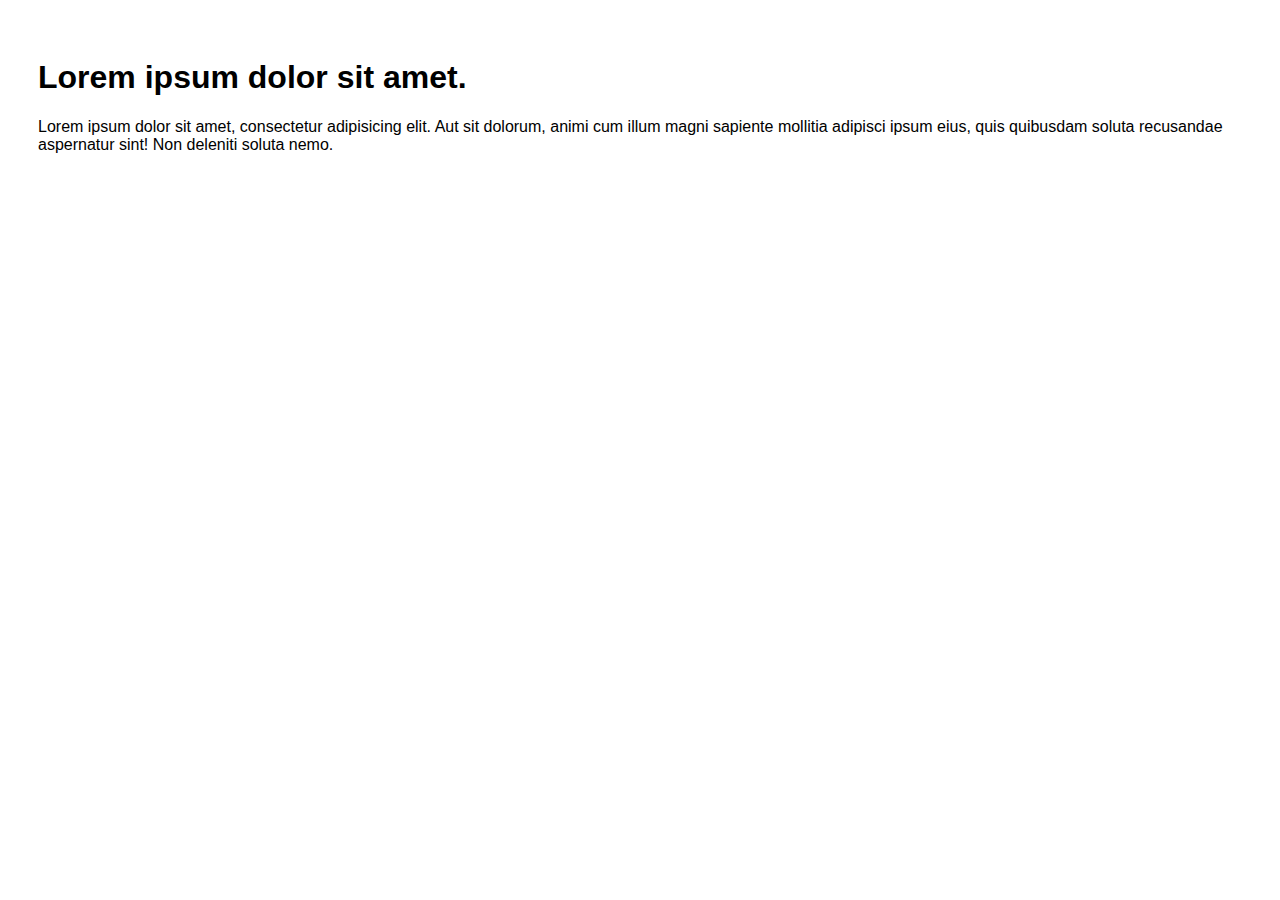
<file: Shivaraj/index.html>
<!DOCTYPE html>
<html lang="en">

<head>
    <meta charset="UTF-8">
    <meta http-equiv="X-UA-Compatible" content="IE=edge">
    <meta name="viewport" content="width=device-width, initial-scale=1.0">
    <title>HTML | CSS | JS</title>
    <link rel="stylesheet" href="main.css">
</head>

<body>
    <h1>Lorem ipsum dolor sit amet.</h1>
    <p>Lorem ipsum dolor sit amet, consectetur adipisicing elit. Aut sit dolorum, animi cum illum magni sapiente
        mollitia adipisci ipsum eius, quis quibusdam soluta recusandae aspernatur sint! Non deleniti soluta nemo.</p>
    <script src="app.js"></script>
</body>

</html>
</file>
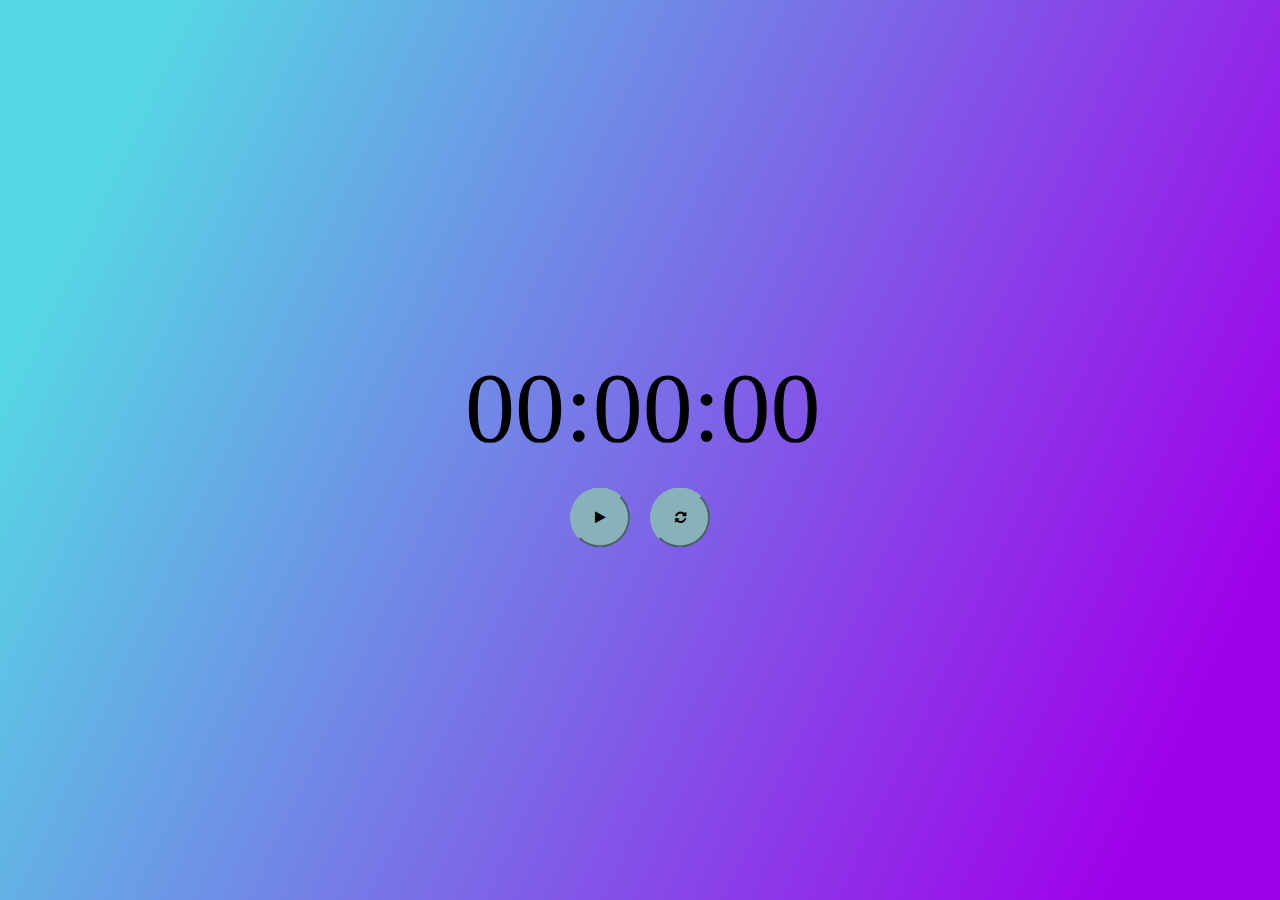
<file: stopwatch/index.html>
<!-- Created by joe7898 -->
<html>
    <head>
        <link rel="stylesheet" href="https://cdnjs.cloudflare.com/ajax/libs/font-awesome/4.7.0/css/font-awesome.min.css">
        <meta charset="UTF-8">
        <meta name="viewport" content="width=device-width, initial-scale=1.0">
        <title>Stopwatch</title>
        <link rel="stylesheet" href="style.css">
    </head>
  
    <body>
        <div class="main">
           <div id="stopwatch">
               00:00:00
           </div>
           <ul id="buttons">
               <li><button onclick="playPause()"><i class="fa fa-play" id="playPause"></i></button></li>
               <li><button onclick="resetTimer()"><i class="fa fa-refresh"></i></button></li>
           </ul>
        </div>

        <script src="main.js"></script>
    </body>
</html>
</file>
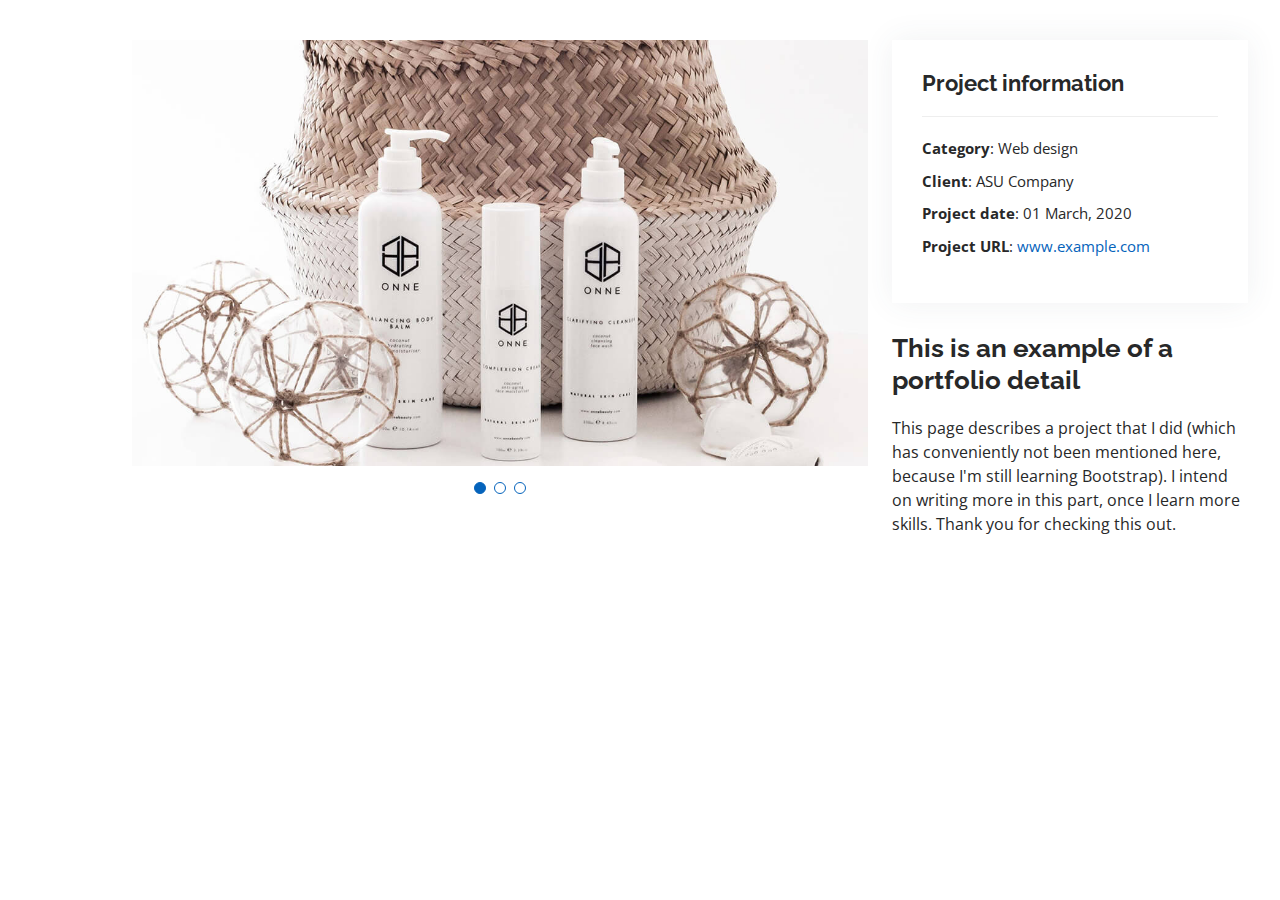
<file: Resume of Trax/portfolio-details.html>
<!DOCTYPE html>
<html lang="en">

<head>
  <meta charset="utf-8">
  <meta content="width=device-width, initial-scale=1.0" name="viewport">

  <title>Portfolio Details - Ramyak's Resume</title>
  <meta content="" name="description">
  <meta content="" name="keywords">

  <!-- Favicons -->
  <link href="assets/img/favicon.png" rel="icon">
  <link href="assets/img/apple-touch-icon.png" rel="apple-touch-icon">

  <!-- Google Fonts -->
  <link href="https://fonts.googleapis.com/css?family=Open+Sans:300,300i,400,400i,600,600i,700,700i|Raleway:300,300i,400,400i,500,500i,600,600i,700,700i|Poppins:300,300i,400,400i,500,500i,600,600i,700,700i" rel="stylesheet">

  <!-- Vendor CSS Files -->
  <link href="assets/vendor/aos/aos.css" rel="stylesheet">
  <link href="assets/vendor/bootstrap/css/bootstrap.min.css" rel="stylesheet">
  <link href="assets/vendor/bootstrap-icons/bootstrap-icons.css" rel="stylesheet">
  <link href="assets/vendor/boxicons/css/boxicons.min.css" rel="stylesheet">
  <link href="assets/vendor/glightbox/css/glightbox.min.css" rel="stylesheet">
  <link href="assets/vendor/swiper/swiper-bundle.min.css" rel="stylesheet">

  <!-- Template Main CSS File -->
  <link href="assets/css/style.css" rel="stylesheet">

  <!-- =======================================================
  * Template Name: MyResume - v4.6.0
  * Template URL: https://bootstrapmade.com/free-html-bootstrap-template-my-resume/
  * Author: BootstrapMade.com
  * License: https://bootstrapmade.com/license/
  ======================================================== -->
</head>

<body>

  <main id="main">

    <!-- ======= Portfolio Details Section ======= -->
    <section id="portfolio-details" class="portfolio-details">
      <div class="container">

        <div class="row gy-4">

          <div class="col-lg-8">
            <div class="portfolio-details-slider swiper">
              <div class="swiper-wrapper align-items-center">

                <div class="swiper-slide">
                  <img src="assets/img/portfolio/portfolio-details-1.jpg" alt="">
                </div>

                <div class="swiper-slide">
                  <img src="assets/img/portfolio/portfolio-details-2.jpg" alt="">
                </div>

                <div class="swiper-slide">
                  <img src="assets/img/portfolio/portfolio-details-3.jpg" alt="">
                </div>

              </div>
              <div class="swiper-pagination"></div>
            </div>
          </div>

          <div class="col-lg-4">
            <div class="portfolio-info">
              <h3>Project information</h3>
              <ul>
                <li><strong>Category</strong>: Web design</li>
                <li><strong>Client</strong>: ASU Company</li>
                <li><strong>Project date</strong>: 01 March, 2020</li>
                <li><strong>Project URL</strong>: <a href="#">www.example.com</a></li>
              </ul>
            </div>
            <div class="portfolio-description">
              <h2>This is an example of a portfolio detail</h2>
              <p>
                This page describes a project that I did (which has conveniently not been mentioned here, because I'm still learning Bootstrap). I intend on writing more in this part, once I learn more skills. Thank you for checking this out.
              </p>
            </div>
          </div>

        </div>

      </div>
    </section><!-- End Portfolio Details Section -->

  </main><!-- End #main -->

  <div id="preloader"></div>
  <a href="#" class="back-to-top d-flex align-items-center justify-content-center"><i class="bi bi-arrow-up-short"></i></a>

  <!-- Vendor JS Files -->
  <script src="assets/vendor/aos/aos.js"></script>
  <script src="assets/vendor/bootstrap/js/bootstrap.bundle.min.js"></script>
  <script src="assets/vendor/glightbox/js/glightbox.min.js"></script>
  <script src="assets/vendor/isotope-layout/isotope.pkgd.min.js"></script>
  <script src="assets/vendor/php-email-form/validate.js"></script>
  <script src="assets/vendor/purecounter/purecounter.js"></script>
  <script src="assets/vendor/swiper/swiper-bundle.min.js"></script>
  <script src="assets/vendor/typed.js/typed.min.js"></script>
  <script src="assets/vendor/waypoints/noframework.waypoints.js"></script>

  <!-- Template Main JS File -->
  <script src="assets/js/main.js"></script>

</body>

</html>
</file>
<file: Dictionay_App_By_Trax/styles.css>
@import url('https://fonts.googleapis.com/css2?family=Poppins:wght@400;500;600;700&display=swap');

*
{
  margin: 0;
  padding: 0;
  box-sizing: border-box;
  font-family: 'Poppins', sans-serif;
}

body
{
  display: flex;
  align-items: center;
  justify-content: center;
  min-height: 100vh;
  background: #4D59FB;
}

::selection
{
  color: #fff;
  background: #4D59FB;
}

.wrapper
{
  width: 420px;
  border-radius: 7px;
  background: #fff;
  padding: 25px 28px 45px;
  box-shadow: 7px 7px 20px rgba(0, 0, 0, 0.05);
}

.wrapper header
{
  font-size: 28px;
  font-weight: 500;
  text-align: center;
}

.wrapper .search
{
  position: relative;
  margin: 35px 0 18px;
}

.search input
{
  height: 53px;
  width: 100%;
  outline: none;
  font-size: 16px;
  border-radius: 5px;
  padding: 0 42px;
  border: 1px solid #999;
}

.search input:focus
{
  padding: 0 41px;
  border: 2px solid #4D59FB;
}

.search input::placeholder
{
  color: #B8B8B8;
}

.search :where(i, span)
{
  position: absolute;
  top: 50%;
  color: #999;
  transform: translateY(-50%);
}

.search i
{
  left: 18px;
  pointer-events: none;
  font-size: 16px;
}

.search input:focus ~ i
{
  color: #4D59FB;
}

.search span
{
  right: 15px;
  cursor: pointer;
  font-size: 18px;
  display: none;
}

.search input:valid ~ span
{
  display: block;
}

.wrapper .info-text
{
  font-size: 13px;
  color: #9A9A9A;
  margin: -3px 0 -10px;
}

.wrapper.active .info-text
{
  display: none;
}

.info-text span
{
  font-weight: 500;
}

.wrapper ul
{
  height: 0;
  opacity: 0;
  padding-right: 1px;
  overflow-y: hidden;
  transition: all 0.2s ease;
}

.wrapper.active ul
{
  opacity: 1;
  height: 303px;
}

.wrapper ul li
{
  display: flex;
  list-style: none;
  margin-bottom: 14px;
  align-items: center;
  padding-bottom: 17px;
  border-bottom: 1px solid #D9D9D9;
  justify-content: space-between;
}

ul li:last-child
{
  margin-bottom: 0;
  border-bottom: 0;
  padding-bottom: 0;
}

ul .word p
{
  font-size: 22px;
  font-weight: 500;
}

ul .word span
{
  font-size: 12px;
  color: #989898;
}

ul .word i
{
  color: #999;
  font-size: 15px;
  cursor: pointer;
}

ul .content
{
  max-height: 215px;
  overflow-y: auto;
}

ul .content::-webkit-scrollbar
{
  width: 0px;
}

.content li .details
{
  padding-left: 10px;
  border-radius: 4px 0 0 4px;
  border-left: 3px solid #4D59FB;
}

.content li p
{
  font-size: 17px;
  font-weight: 500;
}

.content li span
{
  font-size: 15px;
  color: #7E7E7E;
}

.content .synonyms .list
{
  display: flex;
  flex-wrap: wrap;
}

.content .synonyms span
{
  cursor: pointer;
  margin-right: 5px;
  text-decoration: underline;
}
</file>
<file: Ramyak_Trax/styles.css>
* ::before, * ::after {
  margin: 0;
  padding: 0;
  -webkit-box-sizing: border-box;
          box-sizing: border-box;
}

html {
  font-size: 62.5%;
}

body {
  font-size: 2rem;
}

.container {
  border: 1px solid black;
}
</file>
<file: Ramyak_Trax_CalculatorApp/styles.css>
*
{
  padding: 0;
  margin: 0;
  box-sizing: border-box;
  font-family: "Roboto Mono", monospace;
}

body
{
  height: 100vh;
  background: linear-gradient(to bottom, #f9544c 50%, #090c31 50%);
}

.calculator
{
  width: 400px;
  background-color: #15173c;
  padding: 50px 30px;
  position: absolute;
  transform: translate(-50%, -50%);
  top: 50%;
  left: 50%;
  border-radius: 8px;
  box-shadow: 0 20px 50px rgba(0, 5, 24, 0.4);
}

.display
{
  width: 100%;
}

.display input
{
  width: 100%;
  padding: 15px 10px;
  text-align: right;
  border: none;
  background-color: transparent;
  color: #ffffff;
  font-size: 35px;
}

.display input::placeholder
{
  color: #9490ac;
}

.buttons
{
  display: grid;
  grid-template-columns: repeat(4, 1fr);
  grid-gap: 20px;
  margin-top: 40px;
}

.buttons input[type="button"]
{
  font-size: 20px;
  padding: 17px;
  border: none;
  background-color: transparent;
  color: #ffffff;
  cursor: pointer;
  border-radius: 5px;
}

.buttons input[type="button"]:hover
{
  box-shadow: 0 8px 25px #000d2e;
}

input[type="button"]#equal
{
  grid-row: span 2;
  background-color: #f9544c;
}

input[type="button"][value="0"]
{
  grid-column: span 2;
}
</file>
<file: RandomActivityGenerator/css/main.css>
* {
  margin: 0;
  padding: 0;
  -webkit-box-sizing: inherit;
          box-sizing: inherit;
  -webkit-transition: all 0.3s ease-in-out 0.1s;
  transition: all 0.3s ease-in-out 0.1s;
}

:root {
  -webkit-box-sizing: border-box;
          box-sizing: border-box;
  text-align: center;
  font-family: "Inter", "Helvetica", "Helverica Neue", "Arial", sans-serif;
  font-size: 62.5%;
}

header h1 {
  font-size: 2.5rem;
  margin-bottom: 0.5rem;
  text-shadow: 0 2px 5px rgba(0, 0, 0, 0.3);
}

header p {
  font-size: 1.6rem;
}

body {
  display: -webkit-box;
  display: -ms-flexbox;
  display: flex;
  height: 100vh;
  -webkit-box-orient: vertical;
  -webkit-box-direction: normal;
      -ms-flex-direction: column;
          flex-direction: column;
  -webkit-box-pack: center;
      -ms-flex-pack: center;
          justify-content: center;
  -webkit-box-align: center;
      -ms-flex-align: center;
          align-items: center;
  background: #f4f4f6;
  padding: 20px;
}

.card {
  margin: 6rem auto 12rem;
  background: #de5037;
  padding: 20px 40px;
  border-radius: 5px;
  color: white;
  -webkit-box-shadow: 0 4rem 6rem rgba(222, 80, 55, 0.1), 0 2rem 4rem rgba(222, 80, 55, 0.3), 0 1rem 2rem rgba(222, 80, 55, 0.5);
          box-shadow: 0 4rem 6rem rgba(222, 80, 55, 0.1), 0 2rem 4rem rgba(222, 80, 55, 0.3), 0 1rem 2rem rgba(222, 80, 55, 0.5);
}

@media (min-width: 620px) {
  .card {
    min-width: 577px;
    max-width: 800px;
  }
}

.card h1 {
  font-size: 4.5rem;
  line-height: 1;
  text-shadow: 0 5px 1rem rgba(0, 0, 0, 0.3);
}

.card hr {
  border-width: 1px 0 0 0;
  border-style: solid;
  border-color: rgba(255, 255, 255, 0.5);
  margin: 2rem 0;
}

.card p {
  font-size: 1.8rem;
}

.card p span {
  font-weight: bold;
}

.detail {
  position: absolute;
}

.detail1 {
  bottom: 20px;
  left: 20px;
}

.detail2 {
  left: 20px;
  top: 20px;
  -webkit-writing-mode: vertical-rl;
      -ms-writing-mode: tb-rl;
          writing-mode: vertical-rl;
  -webkit-transform: rotate(180deg);
          transform: rotate(180deg);
}

.detail3 {
  bottom: 20px;
  right: 20px;
  -webkit-writing-mode: vertical-lr;
      -ms-writing-mode: tb-lr;
          writing-mode: vertical-lr;
}

.detail4 {
  top: 20px;
  right: 20px;
}

.detail a,
.detail span {
  color: #de5037;
  font-weight: bold;
  text-decoration: none;
}

.detail a:visited,
.detail span:visited {
  color: #de5037;
}
/*# sourceMappingURL=main.css.map */
</file>
<file: Shivaraj/main.css>
body {
    font-family: sans-serif;
    padding: 30px;
}
</file>
<file: stopwatch/style.css>
body
{
  background: linear-gradient(115deg, #56d8e4 10%, #9f01ea 90%);
} 
button {
position: relative;
border-radius: 50%;
padding: 5px;
margin: 3px;
width:60px;
height:60px;
background-color: #88b2b9;
border-color: #88b2b9;
cursor: pointer;
outline: none;
}
.main
{
  height: auto;
  width: 420px;
  border: 5px;
  padding: 30px;
  text-align:center;
  position:absolute;
  left:50%;
  top:50%;
  transform:translate(-50%, -50%);
}
#stopwatch {
  height:auto;
  width:350px;
  position:relative;
  margin: 10px auto;
  padding:5px;
  font-size: 100px;
}
#buttons {
  height:auto;
  width:400px;
  position:relative;
  margin: 10px auto;
  padding:5px;
}
#buttons li {
    display: inline;
    padding: 5px;
}
</file>
<file: Resume of Trax/assets/css/style.css>
/**
* Template Name: MyResume - v4.6.0
* Template URL: https://bootstrapmade.com/free-html-bootstrap-template-my-resume/
* Author: BootstrapMade.com
* License: https://bootstrapmade.com/license/
*/

/*--------------------------------------------------------------
# General
--------------------------------------------------------------*/
body {
  font-family: "Open Sans", sans-serif;
  color: #272829;
}

a {
  color: #0563bb;
  text-decoration: none;
}

a:hover {
  color: #067ded;
  text-decoration: none;
}

h1, h2, h3, h4, h5, h6 {
  font-family: "Raleway", sans-serif;
}

/*--------------------------------------------------------------
# Back to top button
--------------------------------------------------------------*/
.back-to-top {
  position: fixed;
  visibility: hidden;
  opacity: 0;
  right: 15px;
  bottom: 15px;
  z-index: 996;
  background: #0563bb;
  width: 40px;
  height: 40px;
  border-radius: 50px;
  transition: all 0.4s;
}
.back-to-top i {
  font-size: 28px;
  color: #fff;
  line-height: 0;
}
.back-to-top:hover {
  background: #0678e3;
  color: #fff;
}
.back-to-top.active {
  visibility: visible;
  opacity: 1;
}

/*--------------------------------------------------------------
# Preloader
--------------------------------------------------------------*/
#preloader {
  position: fixed;
  top: 0;
  left: 0;
  right: 0;
  bottom: 0;
  z-index: 9999;
  overflow: hidden;
  background: #fff;
}

#preloader:before {
  content: "";
  position: fixed;
  top: calc(50% - 30px);
  left: calc(50% - 30px);
  border: 6px solid #0563bb;
  border-top-color: #fff;
  border-bottom-color: #fff;
  border-radius: 50%;
  width: 60px;
  height: 60px;
  -webkit-animation: animate-preloader 1s linear infinite;
  animation: animate-preloader 1s linear infinite;
}

@-webkit-keyframes animate-preloader {
  0% {
    transform: rotate(0deg);
  }
  100% {
    transform: rotate(360deg);
  }
}

@keyframes animate-preloader {
  0% {
    transform: rotate(0deg);
  }
  100% {
    transform: rotate(360deg);
  }
}
/*--------------------------------------------------------------
# Disable aos animation delay on mobile devices
--------------------------------------------------------------*/
@media screen and (max-width: 768px) {
  [data-aos-delay] {
    transition-delay: 0 !important;
  }
}
/*--------------------------------------------------------------
# Header
--------------------------------------------------------------*/
#header {
  position: fixed;
  top: 0;
  left: 0;
  bottom: 0;
  z-index: 9997;
  transition: all 0.5s;
  padding: 15px;
  overflow-y: auto;
}
@media (max-width: 992px) {
  #header {
    width: 300px;
    background: #fff;
    border-right: 1px solid #e6e9ec;
    left: -300px;
  }
}

@media (min-width: 992px) {
  #main {
    margin-left: 100px;
  }
}
/*--------------------------------------------------------------
# Navigation Menu
--------------------------------------------------------------*/
/**
* Desktop Navigation 
*/
.nav-menu {
  padding: 0;
  display: block;
}
.nav-menu * {
  margin: 0;
  padding: 0;
  list-style: none;
}
.nav-menu > ul > li {
  position: relative;
  white-space: nowrap;
}
.nav-menu a, .nav-menu a:focus {
  display: flex;
  align-items: center;
  color: #45505b;
  padding: 10px 18px;
  margin-bottom: 8px;
  transition: 0.3s;
  font-size: 15px;
  border-radius: 50px;
  background: #f2f3f5;
  height: 56px;
  width: 100%;
  overflow: hidden;
  transition: 0.3s;
}
.nav-menu a i, .nav-menu a:focus i {
  font-size: 20px;
}
.nav-menu a span, .nav-menu a:focus span {
  padding: 0 5px 0 7px;
  color: #45505b;
}
@media (min-width: 992px) {
  .nav-menu a, .nav-menu a:focus {
    width: 56px;
  }
  .nav-menu a span, .nav-menu a:focus span {
    display: none;
    color: #fff;
  }
}
.nav-menu a:hover, .nav-menu .active, .nav-menu .active:focus, .nav-menu li:hover > a {
  color: #fff;
  background: #0563bb;
}
.nav-menu a:hover span, .nav-menu .active span, .nav-menu .active:focus span, .nav-menu li:hover > a span {
  color: #fff;
}
.nav-menu a:hover, .nav-menu li:hover > a {
  width: 100%;
  color: #fff;
}
.nav-menu a:hover span, .nav-menu li:hover > a span {
  display: block;
}

/**
* Mobile Navigation 
*/
.mobile-nav-toggle {
  position: fixed;
  right: 10px;
  top: 10px;
  z-index: 9998;
  border: 0;
  background: none;
  font-size: 28px;
  transition: all 0.4s;
  outline: none !important;
  line-height: 0;
  cursor: pointer;
  border-radius: 50px;
  padding: 5px;
}
.mobile-nav-toggle i {
  color: #45505b;
}

.mobile-nav-active {
  overflow: hidden;
}
.mobile-nav-active #header {
  left: 0;
}
.mobile-nav-active .mobile-nav-toggle {
  color: #fff;
  background-color: #0563bb;
}

/*--------------------------------------------------------------
# Hero Section
--------------------------------------------------------------*/
#hero {
  width: 100%;
  height: 100vh;
  background: url("../img/me.jpg") top right no-repeat;
  background-size: cover;
  position: relative;
}
@media (min-width: 992px) {
  #hero {
    padding-left: 160px;
  }
}
#hero:before {
  content: "";
  background: rgba(255, 255, 255, 0.8);
  position: absolute;
  bottom: 0;
  top: 0;
  left: 0;
  right: 0;
}
#hero h1 {
  margin: 0;
  font-size: 64px;
  font-weight: 700;
  line-height: 56px;
  color: #45505b;
}
#hero p {
  color: #45505b;
  margin: 15px 0 0 0;
  font-size: 26px;
  font-family: "Poppins", sans-serif;
}
#hero p span {
  color: #0563bb;
  letter-spacing: 1px;
}
#hero .social-links {
  margin-top: 30px;
}
#hero .social-links a {
  font-size: 24px;
  display: inline-block;
  color: #45505b;
  line-height: 1;
  margin-right: 20px;
  transition: 0.3s;
}
#hero .social-links a:hover {
  color: #0563bb;
}
@media (max-width: 992px) {
  #hero {
    text-align: center;
  }
  #hero h1 {
    font-size: 32px;
    line-height: 36px;
  }
  #hero p {
    margin-top: 10px;
    font-size: 20px;
    line-height: 24px;
  }
}

/*--------------------------------------------------------------
# Sections General
--------------------------------------------------------------*/
section {
  padding: 60px 0;
  overflow: hidden;
}

.section-title {
  text-align: center;
  padding-bottom: 30px;
}
.section-title h2 {
  font-size: 32px;
  font-weight: bold;
  text-transform: uppercase;
  margin-bottom: 20px;
  padding-bottom: 20px;
  position: relative;
  color: #45505b;
}
.section-title h2::before {
  content: "";
  position: absolute;
  display: block;
  width: 120px;
  height: 1px;
  background: #ddd;
  bottom: 1px;
  left: calc(50% - 60px);
}
.section-title h2::after {
  content: "";
  position: absolute;
  display: block;
  width: 40px;
  height: 3px;
  background: #0563bb;
  bottom: 0;
  left: calc(50% - 20px);
}
.section-title p {
  margin-bottom: 0;
}

/*--------------------------------------------------------------
# About
--------------------------------------------------------------*/
.about .content h3 {
  font-weight: 700;
  font-size: 26px;
  color: #728394;
}
.about .content ul {
  list-style: none;
  padding: 0;
}
.about .content ul li {
  margin-bottom: 20px;
  display: flex;
  align-items: center;
}
.about .content ul strong {
  margin-right: 10px;
}
.about .content ul i {
  font-size: 16px;
  margin-right: 5px;
  color: #0563bb;
  line-height: 0;
}
.about .content p:last-child {
  margin-bottom: 0;
}

/*--------------------------------------------------------------
# Facts
--------------------------------------------------------------*/
.facts .count-box {
  padding: 30px 30px 25px 30px;
  margin-top: 30px;
  width: 100%;
  position: relative;
  text-align: center;
  background: #fff;
}
.facts .count-box i {
  position: absolute;
  top: -25px;
  left: 50%;
  transform: translateX(-50%);
  font-size: 24px;
  background: #0563bb;
  color: #fff;
  border-radius: 50px;
  display: inline-flex;
  align-items: center;
  justify-content: center;
  width: 48px;
  height: 48px;
}
.facts .count-box span {
  font-size: 36px;
  display: block;
  font-weight: 600;
  color: #011426;
}
.facts .count-box p {
  padding: 0;
  margin: 0;
  font-family: "Raleway", sans-serif;
  font-size: 14px;
}

/*--------------------------------------------------------------
# Akills
--------------------------------------------------------------*/
.skills .progress {
  height: 60px;
  display: block;
  background: none;
  border-radius: 0;
}
.skills .progress .skill {
  padding: 10px 0;
  margin: 0;
  text-transform: uppercase;
  display: block;
  font-weight: 600;
  font-family: "Poppins", sans-serif;
  color: #45505b;
}
.skills .progress .skill .val {
  float: right;
  font-style: normal;
}
.skills .progress-bar-wrap {
  background: #f2f3f5;
}
.skills .progress-bar {
  width: 1px;
  height: 10px;
  transition: 0.9s;
  background-color: #0563bb;
}

/*--------------------------------------------------------------
# Resume
--------------------------------------------------------------*/
.resume .resume-title {
  font-size: 26px;
  font-weight: 700;
  margin-top: 20px;
  margin-bottom: 20px;
  color: #45505b;
}
.resume .resume-item {
  padding: 0 0 20px 20px;
  margin-top: -2px;
  border-left: 2px solid #0563bb;
  position: relative;
}
.resume .resume-item h4 {
  line-height: 18px;
  font-size: 18px;
  font-weight: 600;
  text-transform: uppercase;
  font-family: "Poppins", sans-serif;
  color: #0563bb;
  margin-bottom: 10px;
}
.resume .resume-item h5 {
  font-size: 16px;
  background: #f7f8f9;
  padding: 5px 15px;
  display: inline-block;
  font-weight: 600;
  margin-bottom: 10px;
}
.resume .resume-item ul {
  padding-left: 20px;
}
.resume .resume-item ul li {
  padding-bottom: 10px;
}
.resume .resume-item:last-child {
  padding-bottom: 0;
}
.resume .resume-item::before {
  content: "";
  position: absolute;
  width: 16px;
  height: 16px;
  border-radius: 50px;
  left: -9px;
  top: 0;
  background: #fff;
  border: 2px solid #0563bb;
}

/*--------------------------------------------------------------
# Portfolio
--------------------------------------------------------------*/
.portfolio .portfolio-item {
  margin-bottom: 30px;
}
.portfolio #portfolio-flters {
  padding: 0;
  margin: 0 auto 25px auto;
  list-style: none;
  text-align: center;
  background: #fff;
  border-radius: 50px;
  padding: 2px 15px;
}
.portfolio #portfolio-flters li {
  cursor: pointer;
  display: inline-block;
  padding: 10px 15px;
  font-size: 14px;
  font-weight: 600;
  line-height: 1;
  text-transform: uppercase;
  color: #272829;
  margin-bottom: 5px;
  transition: all 0.3s ease-in-out;
}
.portfolio #portfolio-flters li:hover, .portfolio #portfolio-flters li.filter-active {
  color: #0563bb;
}
.portfolio #portfolio-flters li:last-child {
  margin-right: 0;
}
.portfolio .portfolio-wrap {
  transition: 0.3s;
  position: relative;
  overflow: hidden;
  z-index: 1;
  background: rgba(69, 80, 91, 0.8);
}
.portfolio .portfolio-wrap::before {
  content: "";
  background: rgba(255, 255, 255, 0.7);
  position: absolute;
  left: 30px;
  right: 30px;
  top: 30px;
  bottom: 30px;
  transition: all ease-in-out 0.3s;
  z-index: 2;
  opacity: 0;
}
.portfolio .portfolio-wrap .portfolio-info {
  opacity: 0;
  position: absolute;
  top: 0;
  left: 0;
  right: 0;
  bottom: 0;
  text-align: center;
  z-index: 3;
  transition: all ease-in-out 0.3s;
  display: flex;
  flex-direction: column;
  justify-content: center;
  align-items: center;
}
.portfolio .portfolio-wrap .portfolio-info::before {
  display: block;
  content: "";
  width: 48px;
  height: 48px;
  position: absolute;
  top: 35px;
  left: 35px;
  border-top: 3px solid #d7dce1;
  border-left: 3px solid #d7dce1;
  transition: all 0.5s ease 0s;
  z-index: 9994;
}
.portfolio .portfolio-wrap .portfolio-info::after {
  display: block;
  content: "";
  width: 48px;
  height: 48px;
  position: absolute;
  bottom: 35px;
  right: 35px;
  border-bottom: 3px solid #d7dce1;
  border-right: 3px solid #d7dce1;
  transition: all 0.5s ease 0s;
  z-index: 9994;
}
.portfolio .portfolio-wrap .portfolio-info h4 {
  font-size: 20px;
  color: #45505b;
  font-weight: 600;
}
.portfolio .portfolio-wrap .portfolio-info p {
  color: #45505b;
  font-size: 14px;
  text-transform: uppercase;
  padding: 0;
  margin: 0;
}
.portfolio .portfolio-wrap .portfolio-links {
  text-align: center;
  z-index: 4;
}
.portfolio .portfolio-wrap .portfolio-links a {
  color: #45505b;
  margin: 0 2px;
  font-size: 28px;
  display: inline-block;
  transition: 0.3s;
}
.portfolio .portfolio-wrap .portfolio-links a:hover {
  color: #148af9;
}
.portfolio .portfolio-wrap:hover::before {
  top: 0;
  left: 0;
  right: 0;
  bottom: 0;
  opacity: 1;
}
.portfolio .portfolio-wrap:hover .portfolio-info {
  opacity: 1;
}
.portfolio .portfolio-wrap:hover .portfolio-info::before {
  top: 15px;
  left: 15px;
}
.portfolio .portfolio-wrap:hover .portfolio-info::after {
  bottom: 15px;
  right: 15px;
}

/*--------------------------------------------------------------
# Portfolio Details
--------------------------------------------------------------*/
.portfolio-details {
  padding-top: 40px;
}
.portfolio-details .portfolio-details-slider img {
  width: 100%;
}
.portfolio-details .portfolio-details-slider .swiper-pagination {
  margin-top: 20px;
  position: relative;
}
.portfolio-details .portfolio-details-slider .swiper-pagination .swiper-pagination-bullet {
  width: 12px;
  height: 12px;
  background-color: #fff;
  opacity: 1;
  border: 1px solid #0563bb;
}
.portfolio-details .portfolio-details-slider .swiper-pagination .swiper-pagination-bullet-active {
  background-color: #0563bb;
}
.portfolio-details .portfolio-info {
  padding: 30px;
  box-shadow: 0px 0 30px rgba(69, 80, 91, 0.08);
}
.portfolio-details .portfolio-info h3 {
  font-size: 22px;
  font-weight: 700;
  margin-bottom: 20px;
  padding-bottom: 20px;
  border-bottom: 1px solid #eee;
}
.portfolio-details .portfolio-info ul {
  list-style: none;
  padding: 0;
  font-size: 15px;
}
.portfolio-details .portfolio-info ul li + li {
  margin-top: 10px;
}
.portfolio-details .portfolio-description {
  padding-top: 30px;
}
.portfolio-details .portfolio-description h2 {
  font-size: 26px;
  font-weight: 700;
  margin-bottom: 20px;
}
.portfolio-details .portfolio-description p {
  padding: 0;
}

/*--------------------------------------------------------------
# Services
--------------------------------------------------------------*/
.services .icon-box {
  text-align: center;
  padding: 70px 20px 80px 20px;
  transition: all ease-in-out 0.3s;
  background: #fff;
  box-shadow: 0px 5px 90px 0px rgba(110, 123, 131, 0.05);
}
.services .icon-box .icon {
  margin: 0 auto;
  width: 100px;
  height: 100px;
  display: flex;
  align-items: center;
  justify-content: center;
  transition: ease-in-out 0.3s;
  position: relative;
}
.services .icon-box .icon i {
  font-size: 36px;
  transition: 0.5s;
  position: relative;
}
.services .icon-box .icon svg {
  position: absolute;
  top: 0;
  left: 0;
}
.services .icon-box .icon svg path {
  transition: 0.5s;
  fill: #f5f5f5;
}
.services .icon-box h4 {
  font-weight: 600;
  margin: 10px 0 15px 0;
  font-size: 22px;
}
.services .icon-box h4 a {
  color: #45505b;
  transition: ease-in-out 0.3s;
}
.services .icon-box p {
  line-height: 24px;
  font-size: 14px;
  margin-bottom: 0;
}
.services .icon-box:hover {
  border-color: #fff;
  box-shadow: 0px 0 35px 0 rgba(0, 0, 0, 0.08);
}
.services .iconbox-blue i {
  color: #47aeff;
}
.services .iconbox-blue:hover .icon i {
  color: #fff;
}
.services .iconbox-blue:hover .icon path {
  fill: #47aeff;
}
.services .iconbox-orange i {
  color: #ffa76e;
}
.services .iconbox-orange:hover .icon i {
  color: #fff;
}
.services .iconbox-orange:hover .icon path {
  fill: #ffa76e;
}
.services .iconbox-pink i {
  color: #e80368;
}
.services .iconbox-pink:hover .icon i {
  color: #fff;
}
.services .iconbox-pink:hover .icon path {
  fill: #e80368;
}
.services .iconbox-yellow i {
  color: #ffbb2c;
}
.services .iconbox-yellow:hover .icon i {
  color: #fff;
}
.services .iconbox-yellow:hover .icon path {
  fill: #ffbb2c;
}
.services .iconbox-red i {
  color: #ff5828;
}
.services .iconbox-red:hover .icon i {
  color: #fff;
}
.services .iconbox-red:hover .icon path {
  fill: #ff5828;
}
.services .iconbox-teal i {
  color: #11dbcf;
}
.services .iconbox-teal:hover .icon i {
  color: #fff;
}
.services .iconbox-teal:hover .icon path {
  fill: #11dbcf;
}

/*--------------------------------------------------------------
# Testimonials
--------------------------------------------------------------*/
.testimonials .section-header {
  margin-bottom: 40px;
}
.testimonials .testimonials-carousel, .testimonials .testimonials-slider {
  overflow: hidden;
}
.testimonials .testimonial-item {
  text-align: center;
}
.testimonials .testimonial-item .testimonial-img {
  width: 120px;
  border-radius: 50%;
  border: 4px solid #fff;
  margin: 0 auto;
}
.testimonials .testimonial-item h3 {
  font-size: 20px;
  font-weight: bold;
  margin: 10px 0 5px 0;
  color: #111;
}
.testimonials .testimonial-item h4 {
  font-size: 14px;
  color: #999;
  margin: 0 0 15px 0;
}
.testimonials .testimonial-item .quote-icon-left, .testimonials .testimonial-item .quote-icon-right {
  color: #90c8fc;
  font-size: 26px;
}
.testimonials .testimonial-item .quote-icon-left {
  display: inline-block;
  left: -5px;
  position: relative;
}
.testimonials .testimonial-item .quote-icon-right {
  display: inline-block;
  right: -5px;
  position: relative;
  top: 10px;
}
.testimonials .testimonial-item p {
  font-style: italic;
  margin: 0 auto 15px auto;
}
.testimonials .swiper-pagination {
  margin-top: 20px;
  position: relative;
}
.testimonials .swiper-pagination .swiper-pagination-bullet {
  width: 12px;
  height: 12px;
  background-color: #fff;
  opacity: 1;
  border: 1px solid #0563bb;
}
.testimonials .swiper-pagination .swiper-pagination-bullet-active {
  background-color: #0563bb;
}
@media (min-width: 992px) {
  .testimonials .testimonial-item p {
    width: 80%;
  }
}

/*--------------------------------------------------------------
# Contact
--------------------------------------------------------------*/
.contact .info {
  width: 100%;
  background: #fff;
}
.contact .info i {
  font-size: 20px;
  color: #0563bb;
  float: left;
  width: 44px;
  height: 44px;
  background: #eef7ff;
  display: flex;
  justify-content: center;
  align-items: center;
  border-radius: 50px;
  transition: all 0.3s ease-in-out;
}
.contact .info h4 {
  padding: 0 0 0 60px;
  font-size: 22px;
  font-weight: 600;
  margin-bottom: 5px;
  color: #45505b;
}
.contact .info p {
  padding: 0 0 0 60px;
  margin-bottom: 0;
  font-size: 14px;
  color: #728394;
}
.contact .info .email, .contact .info .phone {
  margin-top: 40px;
}
.contact .info .email:hover i, .contact .info .address:hover i, .contact .info .phone:hover i {
  background: #0563bb;
  color: #fff;
}
.contact .php-email-form {
  width: 100%;
  background: #fff;
}
.contact .php-email-form .form-group {
  padding-bottom: 8px;
}
.contact .php-email-form .error-message {
  display: none;
  color: #fff;
  background: #ed3c0d;
  text-align: left;
  padding: 15px;
  font-weight: 600;
}
.contact .php-email-form .error-message br + br {
  margin-top: 25px;
}
.contact .php-email-form .sent-message {
  display: none;
  color: #fff;
  background: #18d26e;
  text-align: center;
  padding: 15px;
  font-weight: 600;
}
.contact .php-email-form .loading {
  display: none;
  background: #fff;
  text-align: center;
  padding: 15px;
}
.contact .php-email-form .loading:before {
  content: "";
  display: inline-block;
  border-radius: 50%;
  width: 24px;
  height: 24px;
  margin: 0 10px -6px 0;
  border: 3px solid #18d26e;
  border-top-color: #eee;
  -webkit-animation: animate-loading 1s linear infinite;
  animation: animate-loading 1s linear infinite;
}
.contact .php-email-form input, .contact .php-email-form textarea {
  border-radius: 4px;
  box-shadow: none;
  font-size: 14px;
}
.contact .php-email-form input {
  height: 44px;
}
.contact .php-email-form textarea {
  padding: 10px 12px;
}
.contact .php-email-form button[type=submit] {
  background: #0563bb;
  border: 0;
  padding: 10px 35px;
  color: #fff;
  transition: 0.4s;
  border-radius: 50px;
}
.contact .php-email-form button[type=submit]:hover {
  background: #0678e3;
}
@-webkit-keyframes animate-loading {
  0% {
    transform: rotate(0deg);
  }
  100% {
    transform: rotate(360deg);
  }
}
@keyframes animate-loading {
  0% {
    transform: rotate(0deg);
  }
  100% {
    transform: rotate(360deg);
  }
}

/*--------------------------------------------------------------
# Footer
--------------------------------------------------------------*/
#footer {
  background: #f7f8f9;
  color: #45505b;
  font-size: 14px;
  text-align: center;
  padding: 30px 0;
}
#footer h3 {
  font-size: 36px;
  font-weight: 700;
  position: relative;
  font-family: "Poppins", sans-serif;
  padding: 0;
  margin: 0 0 15px 0;
}
#footer p {
  font-size: 15;
  font-style: italic;
  padding: 0;
  margin: 0 0 40px 0;
}
#footer .social-links {
  margin: 0 0 40px 0;
}
#footer .social-links a {
  font-size: 18px;
  display: inline-block;
  background: #0563bb;
  color: #fff;
  line-height: 1;
  padding: 8px 0;
  margin-right: 4px;
  border-radius: 50%;
  text-align: center;
  width: 36px;
  height: 36px;
  transition: 0.3s;
}
#footer .social-links a:hover {
  background: #0678e3;
  color: #fff;
  text-decoration: none;
}
#footer .copyright {
  margin: 0 0 5px 0;
}
#footer .credits {
  font-size: 13px;
}
</file>
